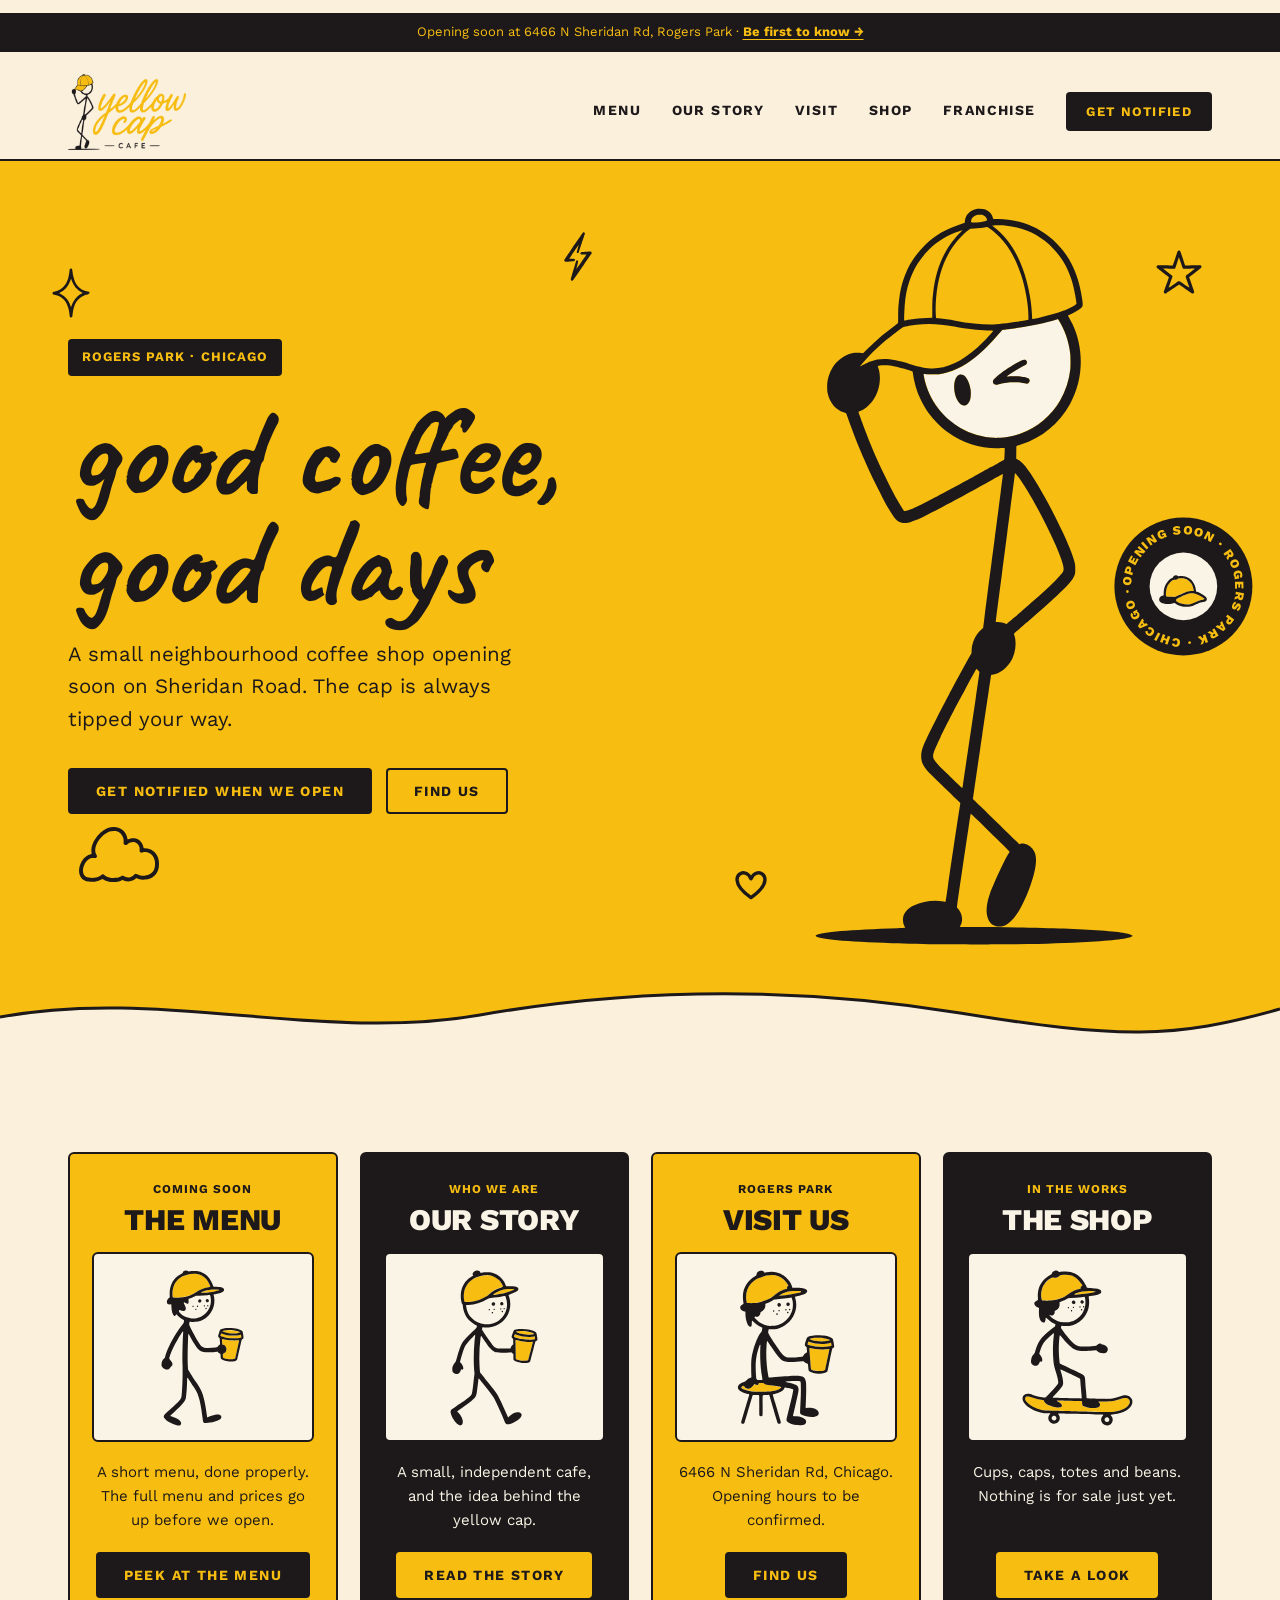
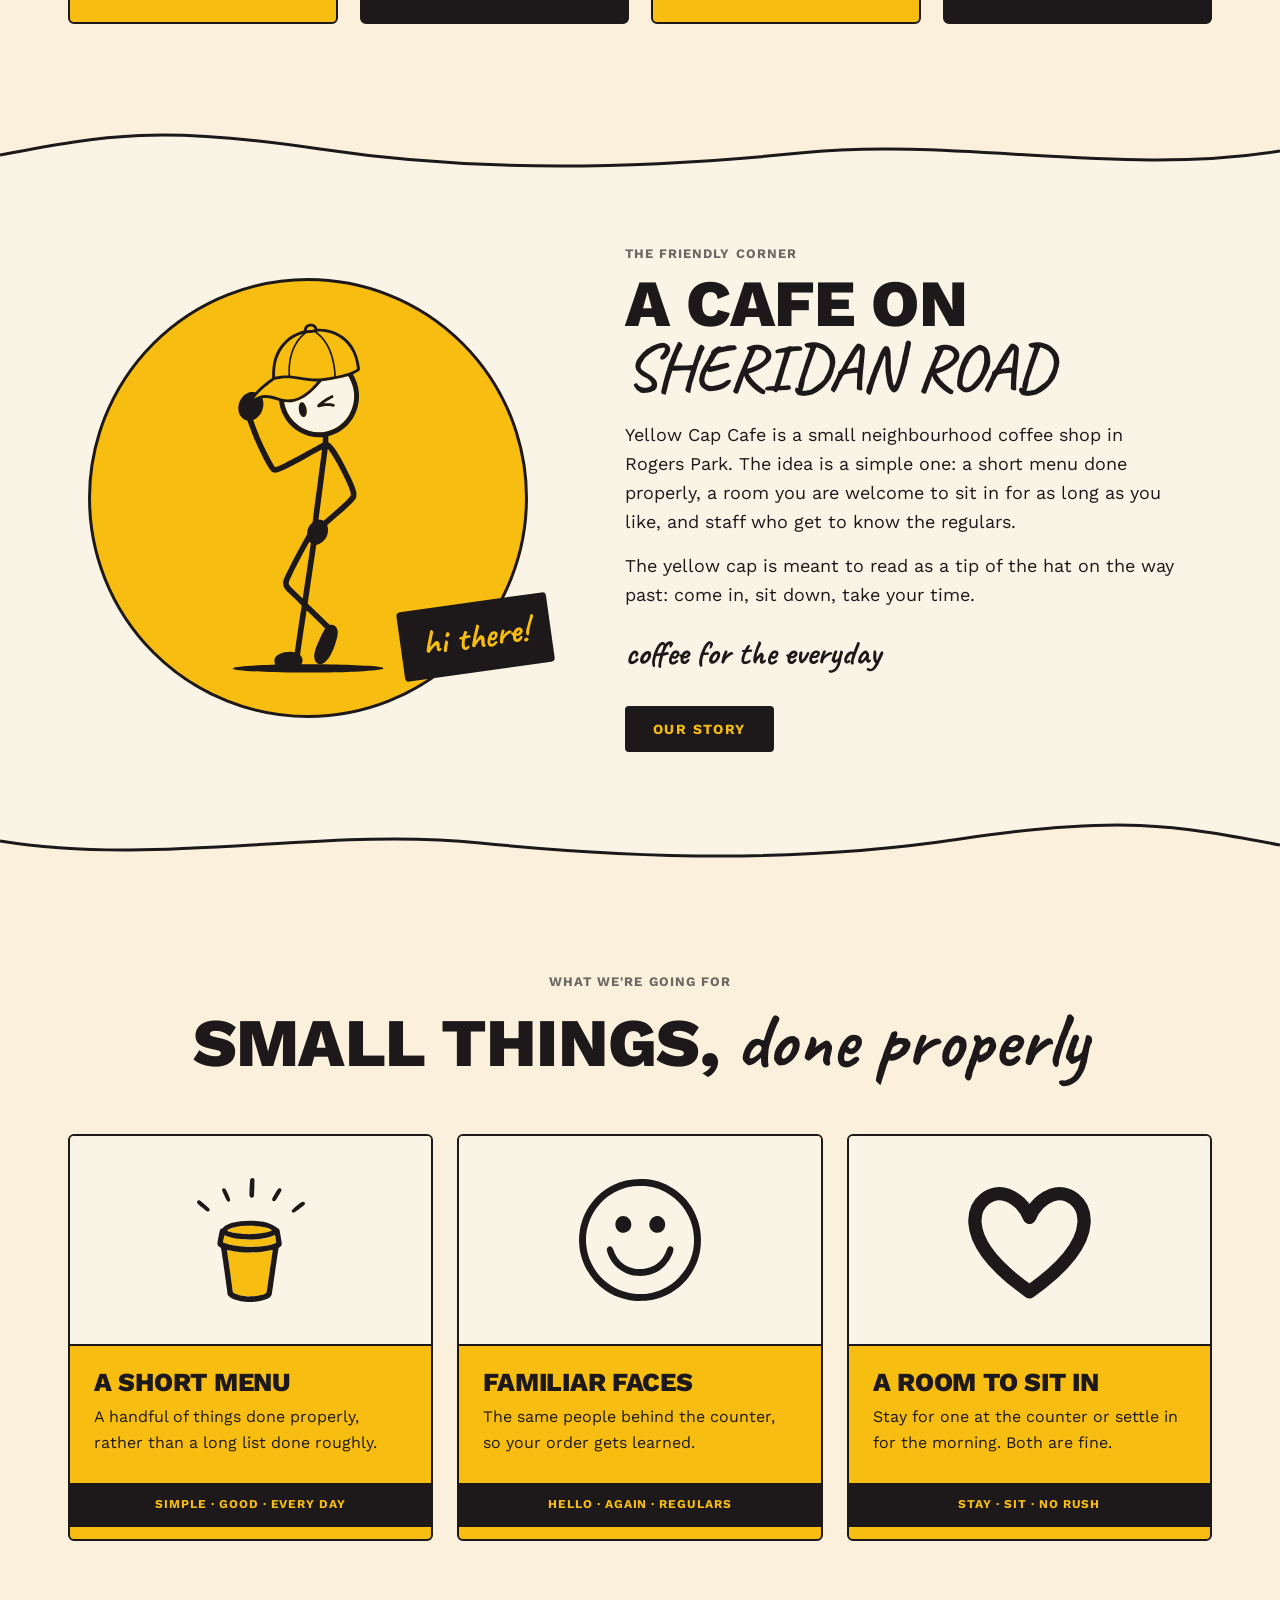
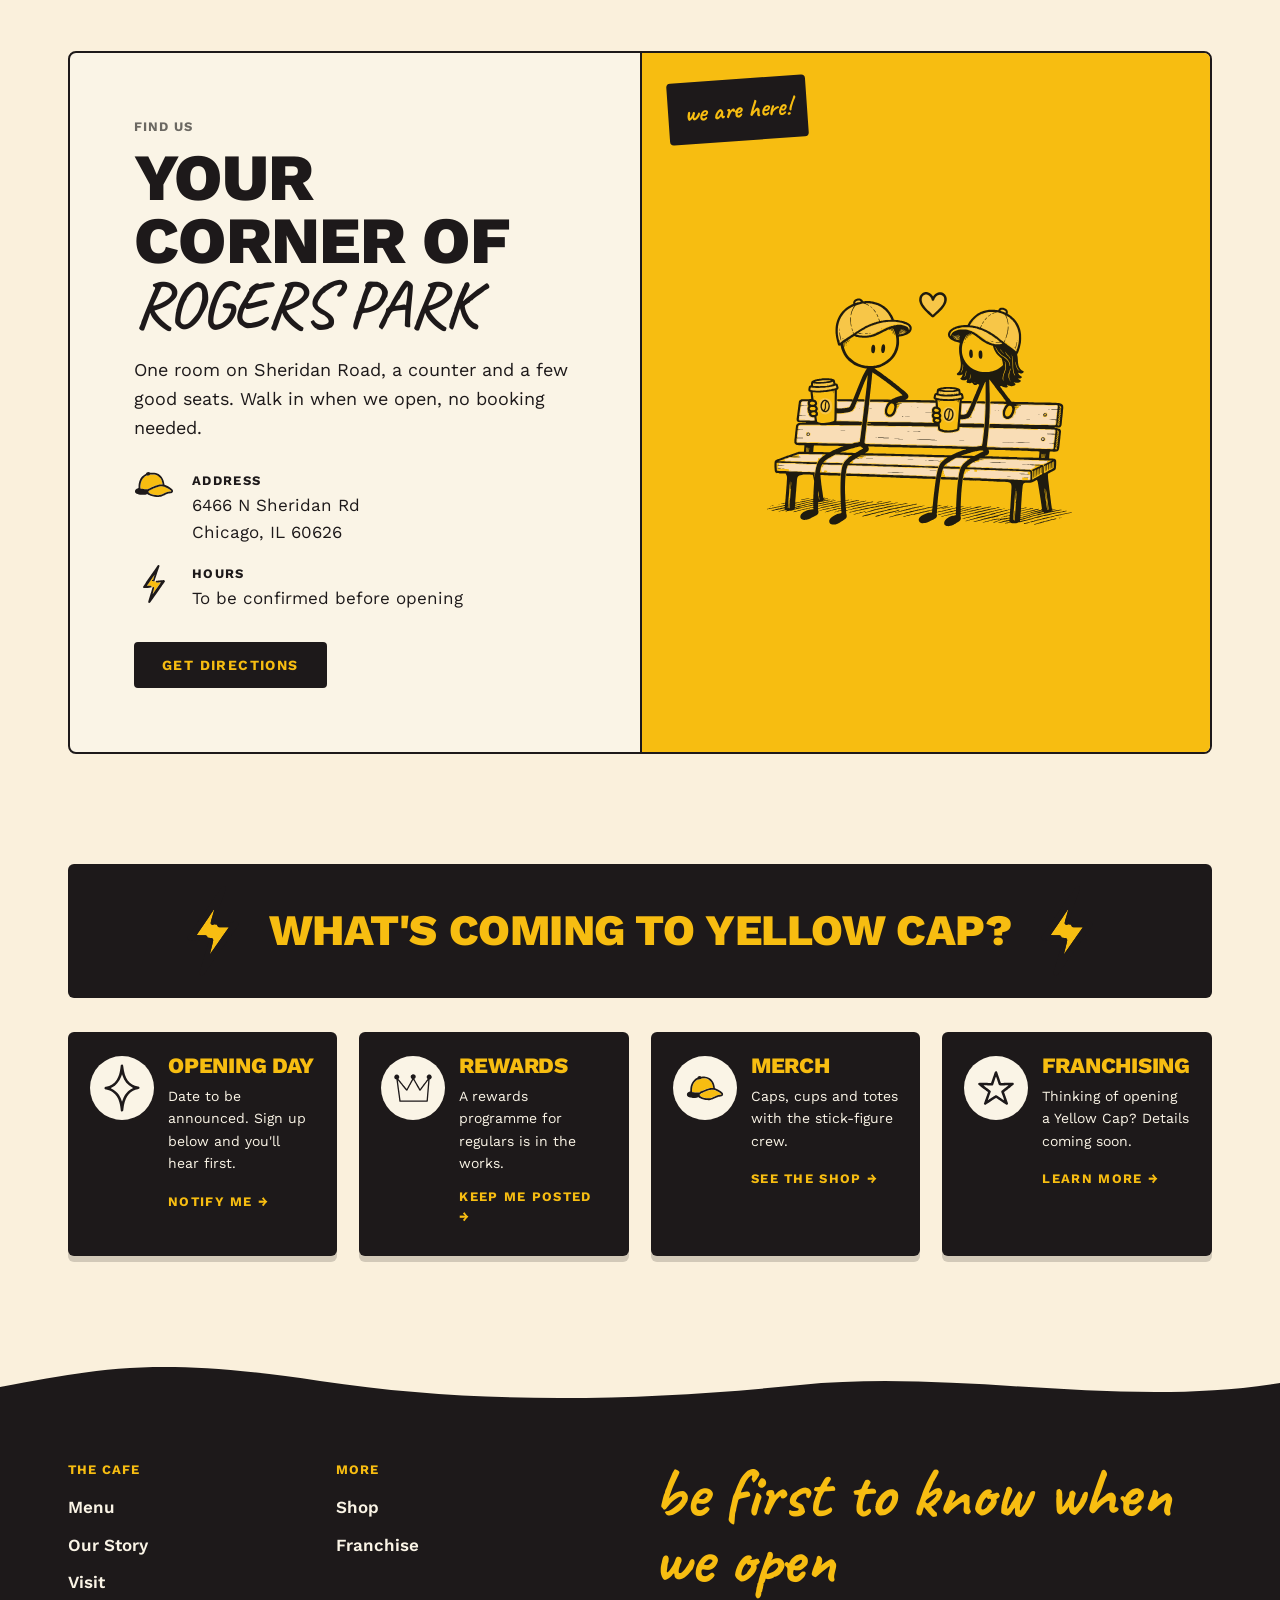
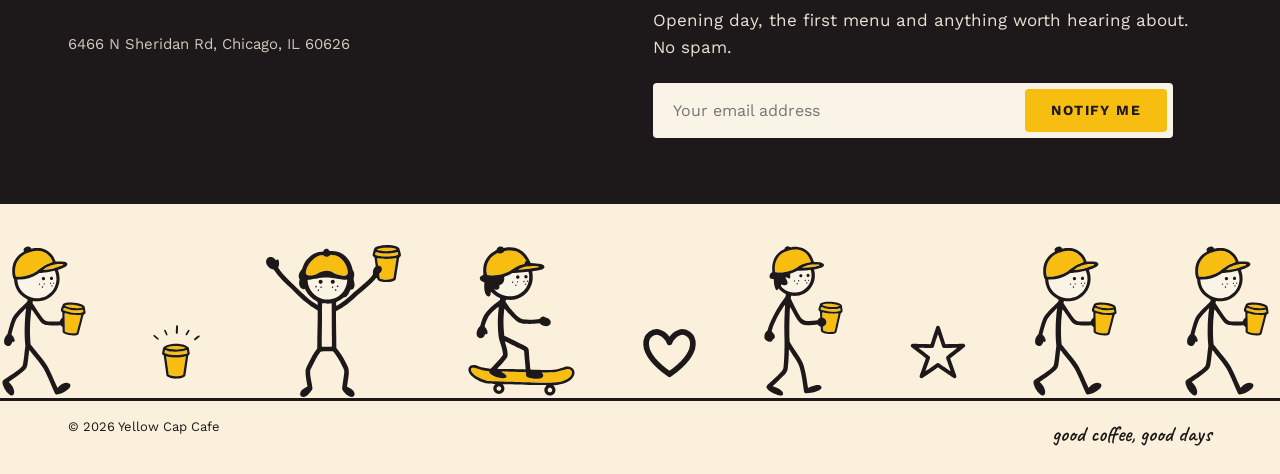
<file: index.html>
<!DOCTYPE html>
<html lang="en">
<head>
<meta charset="utf-8">
<meta name="viewport" content="width=device-width, initial-scale=1">
<title>Yellow Cap Cafe — good coffee, good days</title>
<meta name="description" content="Yellow Cap Cafe is a small neighbourhood coffee shop opening soon at 6466 N Sheridan Rd in Rogers Park, Chicago.">
<link rel="icon" type="image/svg+xml" href="art/svg/icon-cap.svg">
<link rel="preconnect" href="https://fonts.googleapis.com">
<link rel="preconnect" href="https://fonts.gstatic.com" crossorigin>
<link href="https://fonts.googleapis.com/css2?family=Caveat:wght@600;700&family=Work+Sans:wght@400;500;600;700;800&display=swap" rel="stylesheet">
<link rel="stylesheet" href="site.css?v=5">
<meta property="og:type" content="website">
<meta property="og:site_name" content="Yellow Cap Cafe">
<meta property="og:title" content="Yellow Cap Cafe — good coffee, good days">
<meta property="og:description" content="A small neighbourhood coffee shop opening soon at 6466 N Sheridan Rd in Rogers Park, Chicago.">
<meta property="og:url" content="https://yellowcapcafe.com/">
<meta property="og:image" content="https://yellowcapcafe.com/art/og-image.png">
<meta property="og:image:width" content="1200">
<meta property="og:image:height" content="630">
<meta property="og:image:alt" content="Yellow Cap Cafe: good coffee, good days. Opening soon in Rogers Park, Chicago.">
<meta name="twitter:card" content="summary_large_image">
<script>document.documentElement.classList.add('js')</script>
</head>
<body>

  <p class="strip">Opening soon at 6466 N Sheridan Rd, Rogers Park · <a href="#notify">Be first to know →</a></p>

  <header class="header">
    <div class="wrap header__inner">
      <a class="header__logo" href="./"><img src="art/logo.png" alt="Yellow Cap Cafe" width="1400" height="902"></a>
      <button class="menu-toggle" type="button" aria-expanded="false" aria-controls="site-nav">Menu</button>
      <nav class="nav" id="site-nav" aria-label="Main">
        <a href="menu.html">Menu</a>
        <a href="our-story.html">Our Story</a>
        <a href="visit.html">Visit</a>
        <a href="shop.html">Shop</a>
        <a href="franchise.html">Franchise</a>
        <a class="btn btn--ink" href="#notify">Get notified</a>
      </nav>
    </div>
  </header>

  <main>
    <!-- Hero: Colectivo's big opening panel, in Cap Yellow with the cap-tipping character. -->
    <section class="hero">
      <div class="hero__scatter" aria-hidden="true">
        <img src="art/svg/icon-sparkle.svg" alt="" style="left:4%; top:12%; width:40px">
        <img src="art/svg/icon-star.svg" alt="" style="right:6%; top:10%; width:48px">
        <img src="art/svg/icon-lightning.svg" alt="" style="left:44%; top:8%; width:30px">
        <img src="art/svg/icon-heart.svg" alt="" style="right:40%; bottom:16%; width:34px">
        <img src="art/svg/icon-cloud.svg" alt="" style="left:6%; bottom:18%; width:84px">
      </div>
      <div class="wrap hero__inner">
        <div>
          <span class="hero__tag caps">Rogers Park · Chicago</span>
          <h1 class="hero__title">good coffee,<br>good days</h1>
          <p class="hero__lede">A small neighbourhood coffee shop opening soon on Sheridan Road. The cap is always tipped your way.</p>
          <div class="hero__ctas">
            <a class="btn btn--ink" href="#notify">Get notified when we open</a>
            <a class="btn btn--ghost" href="#visit">Find us</a>
          </div>
        </div>
        <div class="hero__figure">
          <div class="hero__badge" aria-hidden="true">
            <svg viewBox="0 0 200 200"><defs><path id="badge-ring" d="M100,100 m-74,0 a74,74 0 1,1 148,0 a74,74 0 1,1 -148,0"/></defs><circle cx="100" cy="100" r="98" fill="#1D191A"/><circle cx="100" cy="100" r="48" fill="#FAF4E6"/><text font-family="Work Sans, sans-serif" font-weight="800" font-size="18" fill="#F7BD11" letter-spacing="2"><textPath href="#badge-ring" textLength="462" lengthAdjust="spacing">OPENING SOON · ROGERS PARK · CHICAGO ·</textPath></text></svg>
            <img src="art/svg/icon-cap.svg" alt="">
          </div>
          <img src="art/svg/character-tipping-cap.svg" alt="The Yellow Cap character tipping his cap and winking" width="260" height="650">
        </div>
      </div>
      <svg class="wave wave--hero" viewBox="0 0 1440 56" preserveAspectRatio="none" aria-hidden="true"><path d="M0 30 C 180 0 360 56 540 28 S 900 0 1080 26 S 1320 52 1440 22 V56 H0Z" fill="#FAF0DC"/><path d="M0 30 C 180 0 360 56 540 28 S 900 0 1080 26 S 1320 52 1440 22" fill="none" stroke="#1D191A" stroke-width="3"/></svg>
    </section>

    <!-- Card row: Colectivo's coloured promo cards, one per section of the site. -->
    <section class="section">
      <div class="wrap">
        <div class="cards">
          <article class="card card--yellow" data-reveal>
            <p class="card__tag caps">Coming soon</p>
            <h2 class="card__title display">The Menu</h2>
            <div class="card__plate"><img src="art/svg/character-standing-with-cup.svg" alt="" width="120" height="220"></div>
            <p class="card__text">A short menu, done properly. The full menu and prices go up before we open.</p>
            <a class="btn btn--ink" href="menu.html">Peek at the menu</a>
          </article>
          <article class="card card--ink" data-reveal>
            <p class="card__tag caps">Who we are</p>
            <h2 class="card__title display">Our Story</h2>
            <div class="card__plate"><img src="art/svg/character-walking-with-cup.svg" alt="" width="120" height="210"></div>
            <p class="card__text">A small, independent cafe, and the idea behind the yellow cap.</p>
            <a class="btn" href="our-story.html">Read the story</a>
          </article>
          <article class="card card--yellow" data-reveal>
            <p class="card__tag caps">Rogers Park</p>
            <h2 class="card__title display">Visit Us</h2>
            <div class="card__plate"><img src="art/svg/character-sitting-with-cup.svg" alt="" width="120" height="190"></div>
            <p class="card__text">6466 N Sheridan Rd, Chicago. Opening hours to be confirmed.</p>
            <a class="btn btn--ink" href="visit.html">Find us</a>
          </article>
          <article class="card card--ink" data-reveal>
            <p class="card__tag caps">In the works</p>
            <h2 class="card__title display">The Shop</h2>
            <div class="card__plate"><img src="art/svg/character-skateboarding.svg" alt="" width="140" height="190"></div>
            <p class="card__text">Cups, caps, totes and beans. Nothing is for sale just yet.</p>
            <a class="btn" href="shop.html">Take a look</a>
          </article>
        </div>
      </div>
    </section>

    <!-- Story feature: Colectivo's "Cody's favorites" spot, with our character instead of a portrait. -->
    <section class="story section">
      <svg class="edge edge--top" viewBox="0 0 1440 40" preserveAspectRatio="none" aria-hidden="true"><path d="M0 0 H1440 V18 C1260 44 1080 4 900 20 S540 40 360 16 S120 2 0 22 Z" fill="#FAF0DC"/><path d="M1440 18 C1260 44 1080 4 900 20 S540 40 360 16 S120 2 0 22" fill="none" stroke="#1D191A" stroke-width="3" vector-effect="non-scaling-stroke"/></svg>
      <div class="wrap story__inner">
        <div class="story__badge" data-reveal>
          <img src="art/svg/character-tipping-cap.svg" alt="" width="200" height="500">
          <span class="story__flag">hi there!</span>
        </div>
        <div data-reveal>
          <p class="story__eyebrow caps">The friendly corner</p>
          <h2 class="story__title display">A cafe on <span class="script">Sheridan Road</span></h2>
          <p class="story__text">Yellow Cap Cafe is a small neighbourhood coffee shop in Rogers Park. The idea is a simple one: a short menu done properly, a room you are welcome to sit in for as long as you like, and staff who get to know the regulars.</p>
          <p class="story__text">The yellow cap is meant to read as a tip of the hat on the way past: come in, sit down, take your time.</p>
          <p class="story__sign">coffee for the everyday</p>
          <a class="btn btn--ink" href="our-story.html">Our story</a>
        </div>
      </div>
      <svg class="edge edge--bottom" viewBox="0 0 1440 40" preserveAspectRatio="none" aria-hidden="true"><path d="M0 18 C180 44 360 4 540 20 S900 40 1080 16 S1320 2 1440 22 V40 H0 Z" fill="#FAF0DC"/><path d="M0 18 C180 44 360 4 540 20 S900 40 1080 16 S1320 2 1440 22" fill="none" stroke="#1D191A" stroke-width="3" vector-effect="non-scaling-stroke"/></svg>
    </section>

    <!-- Values: same rhythm as Colectivo's product cards, describing intentions, not claims. -->
    <section class="section">
      <div class="wrap">
        <div class="section__head" data-reveal>
          <p class="section__eyebrow caps">What we're going for</p>
          <h2 class="section__title display">Small things, <span class="script">done properly</span></h2>
        </div>
        <div class="values">
          <article class="value" data-reveal>
            <div class="value__art"><img src="art/svg/icon-coffee-cup.svg" alt="" width="120" height="137"></div>
            <div class="value__body">
              <h3 class="value__title display">A short menu</h3>
              <p class="value__text">A handful of things done properly, rather than a long list done roughly.</p>
            </div>
            <p class="value__foot caps">Simple · Good · Every day</p>
          </article>
          <article class="value" data-reveal>
            <div class="value__art"><img src="art/svg/icon-smiley.svg" alt="" width="130" height="130"></div>
            <div class="value__body">
              <h3 class="value__title display">Familiar faces</h3>
              <p class="value__text">The same people behind the counter, so your order gets learned.</p>
            </div>
            <p class="value__foot caps">Hello · Again · Regulars</p>
          </article>
          <article class="value" data-reveal>
            <div class="value__art"><img src="art/svg/icon-heart.svg" alt="" width="130" height="127"></div>
            <div class="value__body">
              <h3 class="value__title display">A room to sit in</h3>
              <p class="value__text">Stay for one at the counter or settle in for the morning. Both are fine.</p>
            </div>
            <p class="value__foot caps">Stay · Sit · No rush</p>
          </article>
        </div>
      </div>
    </section>

    <!-- Location: Colectivo's "Creating community" panel, for our one corner of Chicago. -->
    <section class="section" id="visit" style="padding-top:0">
      <div class="wrap">
        <div class="place" data-reveal>
          <div class="place__inner">
            <div class="place__copy">
              <p class="section__eyebrow caps">Find us</p>
              <h2 class="place__title display">Your corner of <span class="script">Rogers Park</span></h2>
              <p class="place__text">One room on Sheridan Road, a counter and a few good seats. Walk in when we open, no booking needed.</p>
              <ul class="place__facts">
                <li><img src="art/svg/icon-cap.svg" alt="" width="40" height="27"><div><strong>Address</strong>6466 N Sheridan Rd<br>Chicago, IL 60626</div></li>
                <li><img src="art/svg/icon-lightning.svg" alt="" width="24" height="40" style="width:24px; margin-left:8px"><div><strong>Hours</strong>To be confirmed before opening</div></li>
              </ul>
              <a class="btn btn--ink" href="https://www.google.com/maps/search/?api=1&amp;query=6466+N+Sheridan+Rd+Chicago+IL+60626" target="_blank" rel="noopener">Get directions</a>
            </div>
            <div class="place__art">
              <span class="place__pin">we are here!</span>
              <img class="bench" src="art/svg/bench.svg" alt="Two Yellow Cap characters sharing coffee on a bench" width="440" height="440" loading="lazy">
            </div>
          </div>
        </div>
      </div>
    </section>

    <!-- What's coming: Colectivo's "What's new" strip, honest about what's still in the works. -->
    <section class="section" style="padding-top:0">
      <div class="wrap">
        <div class="banner" data-reveal>
          <img src="art/svg/icon-lightning.svg" alt="" width="40" height="67">
          <h2 class="display">What's coming to Yellow Cap?</h2>
          <img src="art/svg/icon-lightning.svg" alt="" width="40" height="67">
        </div>
        <div class="coming">
          <article class="tile" data-reveal>
            <span class="tile__icon"><img src="art/svg/icon-sparkle.svg" alt="" width="38" height="50"></span>
            <div>
              <h3 class="tile__title display">Opening day</h3>
              <p class="tile__text">Date to be announced. Sign up below and you'll hear first.</p>
              <a href="#notify">Notify me →</a>
            </div>
          </article>
          <article class="tile" data-reveal>
            <span class="tile__icon"><img src="art/svg/icon-crown.svg" alt="" width="38" height="29"></span>
            <div>
              <h3 class="tile__title display">Rewards</h3>
              <p class="tile__text">A rewards programme for regulars is in the works.</p>
              <a href="#notify">Keep me posted →</a>
            </div>
          </article>
          <article class="tile" data-reveal>
            <span class="tile__icon"><img src="art/svg/icon-cap.svg" alt="" width="38" height="25"></span>
            <div>
              <h3 class="tile__title display">Merch</h3>
              <p class="tile__text">Caps, cups and totes with the stick-figure crew.</p>
              <a href="shop.html">See the shop →</a>
            </div>
          </article>
          <article class="tile" data-reveal>
            <span class="tile__icon"><img src="art/svg/icon-star.svg" alt="" width="38" height="37"></span>
            <div>
              <h3 class="tile__title display">Franchising</h3>
              <p class="tile__text">Thinking of opening a Yellow Cap? Details coming soon.</p>
              <a href="franchise.html">Learn more →</a>
            </div>
          </article>
        </div>
      </div>
    </section>
  </main>

  <footer class="footer">
    <svg class="edge edge--top" viewBox="0 0 1440 40" preserveAspectRatio="none" aria-hidden="true"><path d="M0 0 H1440 V18 C1260 44 1080 4 900 20 S540 40 360 16 S120 2 0 22 Z" fill="#FAF0DC"/></svg>
    <div class="wrap footer__top">
      <div class="footer__links">
        <div>
          <h3 class="caps">The cafe</h3>
          <ul>
            <li><a href="menu.html">Menu</a></li>
            <li><a href="our-story.html">Our Story</a></li>
            <li><a href="visit.html">Visit</a></li>
          </ul>
        </div>
        <div>
          <h3 class="caps">More</h3>
          <ul>
            <li><a href="shop.html">Shop</a></li>
            <li><a href="franchise.html">Franchise</a></li>
          </ul>
        </div>
        <p class="footer__address">6466 N Sheridan Rd, Chicago, IL 60626</p>
      </div>
      <div id="notify">
        <h2 class="notify__title">be first to know when we open</h2>
        <p class="notify__text">Opening day, the first menu and anything worth hearing about. No spam.</p>
        <form class="notify__form" id="notify-form" action="notify.php" method="post">
          <label class="visually-hidden" for="notify-email">Email address</label>
          <input id="notify-email" type="email" name="email" placeholder="Your email address" autocomplete="email" maxlength="254" required>
          <!-- Honeypot: hidden from people, bots fill it in and get ignored. -->
          <div class="visually-hidden" aria-hidden="true">
            <label for="notify-website">Leave this empty</label>
            <input id="notify-website" type="text" name="website" tabindex="-1" autocomplete="off">
          </div>
          <button class="btn btn--yellow" type="submit">Notify me</button>
        </form>
        <p class="notify__note" id="notify-note" role="status"></p>
      </div>
    </div>

    <div class="crew">
      <div class="crew__stage" aria-hidden="true">
        <div class="crew__track">
          <div class="crew__line">
            <img src="art/svg/character-walking-with-cup.svg" alt="">
            <img class="crew__icon" src="art/svg/icon-coffee-cup.svg" alt="">
            <img src="art/svg/character-cheering-with-cup.svg" alt="">
            <img src="art/svg/character-skateboarding.svg" alt="">
            <img class="crew__icon" src="art/svg/icon-heart.svg" alt="">
            <img src="art/svg/character-standing-with-cup.svg" alt="">
            <img class="crew__icon" src="art/svg/icon-star.svg" alt="">
            <img src="art/svg/character-walking-with-cup.svg" alt="">
            <img src="art/svg/character-walking-with-cup.svg" alt="">
            <img class="crew__icon" src="art/svg/icon-coffee-cup.svg" alt="">
            <img src="art/svg/character-cheering-with-cup.svg" alt="">
            <img src="art/svg/character-skateboarding.svg" alt="">
            <img class="crew__icon" src="art/svg/icon-heart.svg" alt="">
            <img src="art/svg/character-standing-with-cup.svg" alt="">
            <img class="crew__icon" src="art/svg/icon-star.svg" alt="">
            <img src="art/svg/character-walking-with-cup.svg" alt="">
          </div>
          <div class="crew__line">
            <img src="art/svg/character-walking-with-cup.svg" alt="">
            <img class="crew__icon" src="art/svg/icon-coffee-cup.svg" alt="">
            <img src="art/svg/character-cheering-with-cup.svg" alt="">
            <img src="art/svg/character-skateboarding.svg" alt="">
            <img class="crew__icon" src="art/svg/icon-heart.svg" alt="">
            <img src="art/svg/character-standing-with-cup.svg" alt="">
            <img class="crew__icon" src="art/svg/icon-star.svg" alt="">
            <img src="art/svg/character-walking-with-cup.svg" alt="">
            <img src="art/svg/character-walking-with-cup.svg" alt="">
            <img class="crew__icon" src="art/svg/icon-coffee-cup.svg" alt="">
            <img src="art/svg/character-cheering-with-cup.svg" alt="">
            <img src="art/svg/character-skateboarding.svg" alt="">
            <img class="crew__icon" src="art/svg/icon-heart.svg" alt="">
            <img src="art/svg/character-standing-with-cup.svg" alt="">
            <img class="crew__icon" src="art/svg/icon-star.svg" alt="">
            <img src="art/svg/character-walking-with-cup.svg" alt="">
          </div>
        </div>
      </div>
      <div class="wrap">
        <div class="crew__base">
          <span>© 2026 Yellow Cap Cafe</span>
          <span class="script">good coffee, good days</span>
        </div>
      </div>
    </div>
  </footer>

  <script>
    // Mobile menu
    const toggle = document.querySelector('.menu-toggle');
    const nav = document.getElementById('site-nav');
    toggle.addEventListener('click', () => {
      const open = nav.classList.toggle('is-open');
      toggle.setAttribute('aria-expanded', String(open));
      toggle.textContent = open ? 'Close' : 'Menu';
    });
    nav.addEventListener('click', e => { if (e.target.closest('a')) { nav.classList.remove('is-open'); toggle.setAttribute('aria-expanded', 'false'); toggle.textContent = 'Menu'; } });

    // Signup: notify.php emails each signup to info@yellowcapcafe.com.
    // Without JavaScript the form still posts and notify.php redirects back here.
    const form = document.getElementById('notify-form');
    const note = document.getElementById('notify-note');
    form.addEventListener('submit', async e => {
      e.preventDefault();
      const button = form.querySelector('button');
      button.disabled = true;
      note.textContent = 'Sending…';
      try {
        const res = await fetch(form.action, { method: 'POST', body: new FormData(form), headers: { Accept: 'application/json' } });
        const data = await res.json();
        note.textContent = data.message;
        if (data.ok) form.reset();
      } catch {
        note.textContent = 'Something went wrong. Please try again later.';
      }
      button.disabled = false;
    });
    // Scroll-in: reveal blocks as they enter the screen. If anything goes wrong, show everything.
    try {
      const blocks = document.querySelectorAll('[data-reveal]');
      const io = new IntersectionObserver(entries => entries.forEach(entry => {
        if (entry.isIntersecting) { entry.target.classList.add('is-in'); io.unobserve(entry.target); }
      }), { threshold: 0.12, rootMargin: '0px 0px -40px 0px' });
      blocks.forEach(b => io.observe(b));
    } catch {
      document.querySelectorAll('[data-reveal]').forEach(b => b.classList.add('is-in'));
    }

    // Result message for the no-JavaScript path.
    const notified = new URLSearchParams(location.search).get('notified');
    if (notified !== null) {
      note.textContent = notified === '1' ? "Thanks! We'll let you know when we open." : 'Please enter a valid email address.';
    }
  </script>
</body>
</html>
</file>
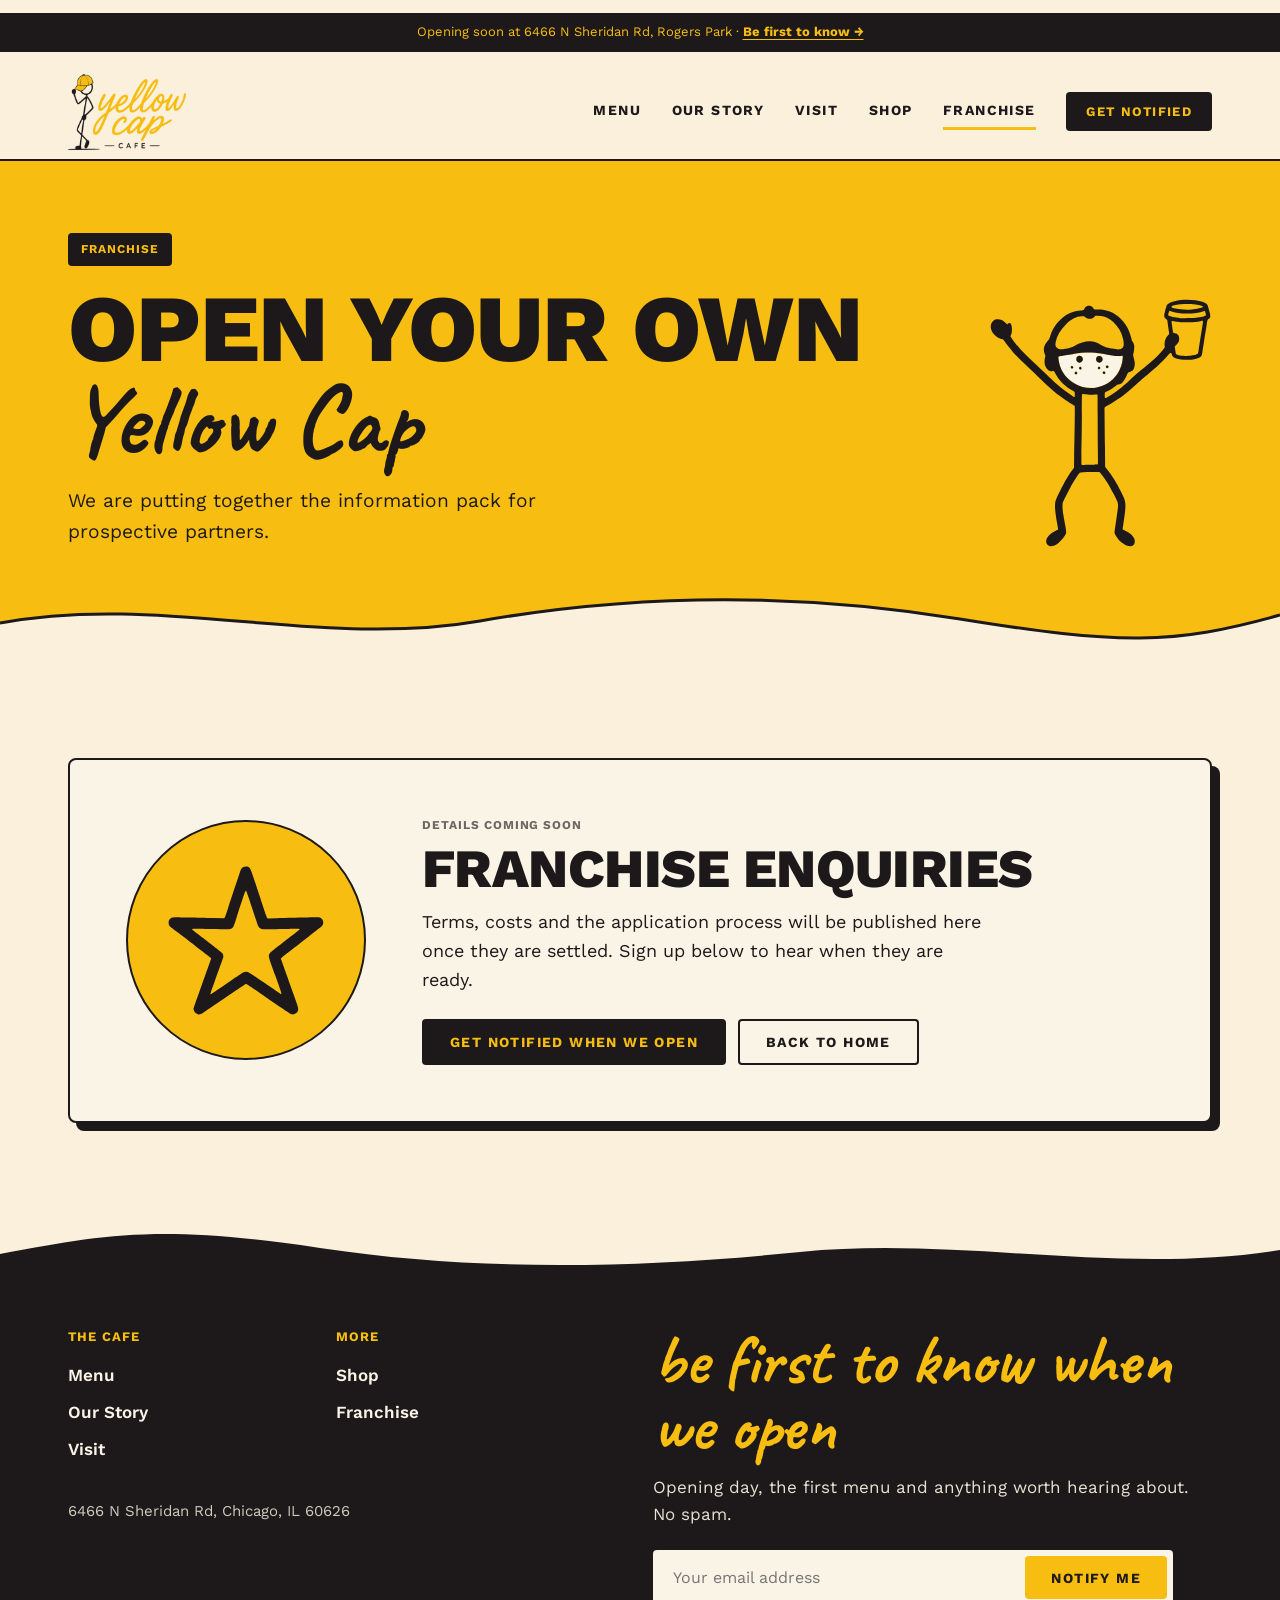
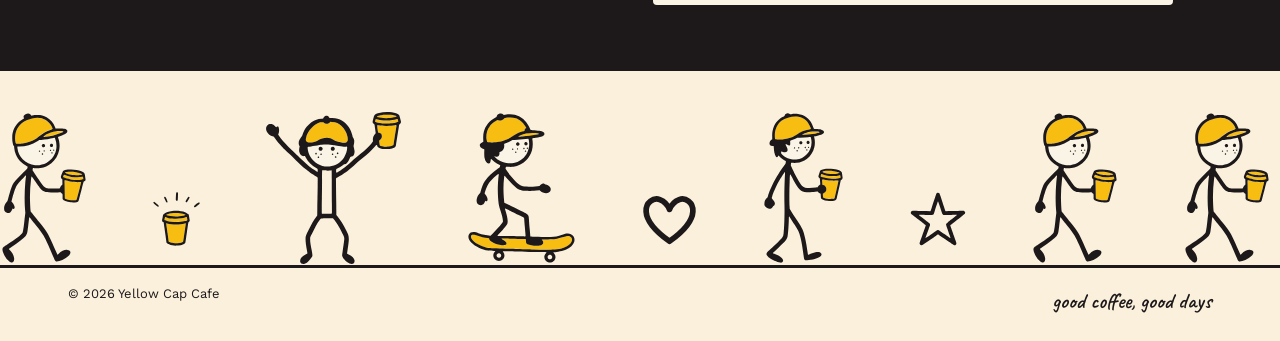
<file: franchise.html>
<!DOCTYPE html>
<html lang="en">
<head>
<meta charset="utf-8">
<meta name="viewport" content="width=device-width, initial-scale=1">
<title>Franchise — Yellow Cap Cafe</title>
<meta name="description" content="Franchise information for Yellow Cap Cafe is in preparation and will be published here.">
<link rel="icon" type="image/svg+xml" href="art/svg/icon-cap.svg">
<link rel="preconnect" href="https://fonts.googleapis.com">
<link rel="preconnect" href="https://fonts.gstatic.com" crossorigin>
<link href="https://fonts.googleapis.com/css2?family=Caveat:wght@600;700&family=Work+Sans:wght@400;500;600;700;800&display=swap" rel="stylesheet">
<link rel="stylesheet" href="site.css?v=5">
<meta property="og:type" content="website">
<meta property="og:site_name" content="Yellow Cap Cafe">
<meta property="og:title" content="Franchise — Yellow Cap Cafe">
<meta property="og:description" content="Franchise information for Yellow Cap Cafe is in preparation and will be published here.">
<meta property="og:url" content="https://yellowcapcafe.com/franchise.html">
<meta property="og:image" content="https://yellowcapcafe.com/art/og-image.png">
<meta property="og:image:width" content="1200">
<meta property="og:image:height" content="630">
<meta property="og:image:alt" content="Yellow Cap Cafe: good coffee, good days. Opening soon in Rogers Park, Chicago.">
<meta name="twitter:card" content="summary_large_image">
<script>document.documentElement.classList.add('js')</script>
</head>
<body>

  <p class="strip">Opening soon at 6466 N Sheridan Rd, Rogers Park · <a href="#notify">Be first to know →</a></p>

  <header class="header">
    <div class="wrap header__inner">
      <a class="header__logo" href="./"><img src="art/logo.png" alt="Yellow Cap Cafe" width="1400" height="902"></a>
      <button class="menu-toggle" type="button" aria-expanded="false" aria-controls="site-nav">Menu</button>
      <nav class="nav" id="site-nav" aria-label="Main">
        <a href="menu.html">Menu</a>
        <a href="our-story.html">Our Story</a>
        <a href="visit.html">Visit</a>
        <a href="shop.html">Shop</a>
        <a href="franchise.html" aria-current="page">Franchise</a>
        <a class="btn btn--ink" href="#notify">Get notified</a>
      </nav>
    </div>
  </header>

  <main>
    <section class="page-hero">
      <div class="wrap page-hero__inner">
        <div>
          <span class="page-hero__eyebrow caps">Franchise</span>
          <h1 class="page-hero__title display">Open your own<span class="script">Yellow Cap</span></h1>
          <p class="page-hero__lede">We are putting together the information pack for prospective partners.</p>
        </div>
        <img class="page-hero__figure" src="art/svg/character-cheering-with-cup.svg" alt="">
      </div>
      <svg class="wave wave--hero" viewBox="0 0 1440 56" preserveAspectRatio="none" aria-hidden="true"><path d="M0 30 C 180 0 360 56 540 28 S 900 0 1080 26 S 1320 52 1440 22 V56 H0Z" fill="#FAF0DC"/><path d="M0 30 C 180 0 360 56 540 28 S 900 0 1080 26 S 1320 52 1440 22" fill="none" stroke="#1D191A" stroke-width="3"/></svg>
    </section>
    <section class="section">
      <div class="wrap">
        <div class="panel" data-reveal>
          <div class="panel__plate"><img src="art/svg/icon-star.svg" alt=""></div>
          <div>
            <p class="panel__tag caps">Details coming soon</p>
            <h2 class="panel__title display">Franchise enquiries</h2>
            <p class="panel__text">Terms, costs and the application process will be published here once they are settled. Sign up below to hear when they are ready.</p>
            <div class="panel__ctas"><a class="btn btn--ink" href="#notify">Get notified when we open</a><a class="btn btn--ghost" href="./">Back to home</a></div>
          </div>
        </div>
      </div>
    </section>
  </main>

  <footer class="footer">
    <svg class="edge edge--top" viewBox="0 0 1440 40" preserveAspectRatio="none" aria-hidden="true"><path d="M0 0 H1440 V18 C1260 44 1080 4 900 20 S540 40 360 16 S120 2 0 22 Z" fill="#FAF0DC"/></svg>
    <div class="wrap footer__top">
      <div class="footer__links">
        <div>
          <h3 class="caps">The cafe</h3>
          <ul>
            <li><a href="menu.html">Menu</a></li>
            <li><a href="our-story.html">Our Story</a></li>
            <li><a href="visit.html">Visit</a></li>
          </ul>
        </div>
        <div>
          <h3 class="caps">More</h3>
          <ul>
            <li><a href="shop.html">Shop</a></li>
            <li><a href="franchise.html">Franchise</a></li>
          </ul>
        </div>
        <p class="footer__address">6466 N Sheridan Rd, Chicago, IL 60626</p>
      </div>
      <div id="notify">
        <h2 class="notify__title">be first to know when we open</h2>
        <p class="notify__text">Opening day, the first menu and anything worth hearing about. No spam.</p>
        <form class="notify__form" id="notify-form" action="notify.php" method="post">
          <label class="visually-hidden" for="notify-email">Email address</label>
          <input id="notify-email" type="email" name="email" placeholder="Your email address" autocomplete="email" maxlength="254" required>
          <!-- Honeypot: hidden from people, bots fill it in and get ignored. -->
          <div class="visually-hidden" aria-hidden="true">
            <label for="notify-website">Leave this empty</label>
            <input id="notify-website" type="text" name="website" tabindex="-1" autocomplete="off">
          </div>
          <button class="btn btn--yellow" type="submit">Notify me</button>
        </form>
        <p class="notify__note" id="notify-note" role="status"></p>
      </div>
    </div>

    <div class="crew">
      <div class="crew__stage" aria-hidden="true">
        <div class="crew__track">
          <div class="crew__line">
            <img src="art/svg/character-walking-with-cup.svg" alt="">
            <img class="crew__icon" src="art/svg/icon-coffee-cup.svg" alt="">
            <img src="art/svg/character-cheering-with-cup.svg" alt="">
            <img src="art/svg/character-skateboarding.svg" alt="">
            <img class="crew__icon" src="art/svg/icon-heart.svg" alt="">
            <img src="art/svg/character-standing-with-cup.svg" alt="">
            <img class="crew__icon" src="art/svg/icon-star.svg" alt="">
            <img src="art/svg/character-walking-with-cup.svg" alt="">
            <img src="art/svg/character-walking-with-cup.svg" alt="">
            <img class="crew__icon" src="art/svg/icon-coffee-cup.svg" alt="">
            <img src="art/svg/character-cheering-with-cup.svg" alt="">
            <img src="art/svg/character-skateboarding.svg" alt="">
            <img class="crew__icon" src="art/svg/icon-heart.svg" alt="">
            <img src="art/svg/character-standing-with-cup.svg" alt="">
            <img class="crew__icon" src="art/svg/icon-star.svg" alt="">
            <img src="art/svg/character-walking-with-cup.svg" alt="">
          </div>
          <div class="crew__line">
            <img src="art/svg/character-walking-with-cup.svg" alt="">
            <img class="crew__icon" src="art/svg/icon-coffee-cup.svg" alt="">
            <img src="art/svg/character-cheering-with-cup.svg" alt="">
            <img src="art/svg/character-skateboarding.svg" alt="">
            <img class="crew__icon" src="art/svg/icon-heart.svg" alt="">
            <img src="art/svg/character-standing-with-cup.svg" alt="">
            <img class="crew__icon" src="art/svg/icon-star.svg" alt="">
            <img src="art/svg/character-walking-with-cup.svg" alt="">
            <img src="art/svg/character-walking-with-cup.svg" alt="">
            <img class="crew__icon" src="art/svg/icon-coffee-cup.svg" alt="">
            <img src="art/svg/character-cheering-with-cup.svg" alt="">
            <img src="art/svg/character-skateboarding.svg" alt="">
            <img class="crew__icon" src="art/svg/icon-heart.svg" alt="">
            <img src="art/svg/character-standing-with-cup.svg" alt="">
            <img class="crew__icon" src="art/svg/icon-star.svg" alt="">
            <img src="art/svg/character-walking-with-cup.svg" alt="">
          </div>
        </div>
      </div>
      <div class="wrap">
        <div class="crew__base">
          <span>© 2026 Yellow Cap Cafe</span>
          <span class="script">good coffee, good days</span>
        </div>
      </div>
    </div>
  </footer>

  <script>
    // Mobile menu
    const toggle = document.querySelector('.menu-toggle');
    const nav = document.getElementById('site-nav');
    toggle.addEventListener('click', () => {
      const open = nav.classList.toggle('is-open');
      toggle.setAttribute('aria-expanded', String(open));
      toggle.textContent = open ? 'Close' : 'Menu';
    });
    nav.addEventListener('click', e => { if (e.target.closest('a')) { nav.classList.remove('is-open'); toggle.setAttribute('aria-expanded', 'false'); toggle.textContent = 'Menu'; } });

    // Signup: notify.php emails each signup to info@yellowcapcafe.com.
    // Without JavaScript the form still posts and notify.php redirects back here.
    const form = document.getElementById('notify-form');
    const note = document.getElementById('notify-note');
    form.addEventListener('submit', async e => {
      e.preventDefault();
      const button = form.querySelector('button');
      button.disabled = true;
      note.textContent = 'Sending…';
      try {
        const res = await fetch(form.action, { method: 'POST', body: new FormData(form), headers: { Accept: 'application/json' } });
        const data = await res.json();
        note.textContent = data.message;
        if (data.ok) form.reset();
      } catch {
        note.textContent = 'Something went wrong. Please try again later.';
      }
      button.disabled = false;
    });
    // Scroll-in: reveal blocks as they enter the screen. If anything goes wrong, show everything.
    try {
      const blocks = document.querySelectorAll('[data-reveal]');
      const io = new IntersectionObserver(entries => entries.forEach(entry => {
        if (entry.isIntersecting) { entry.target.classList.add('is-in'); io.unobserve(entry.target); }
      }), { threshold: 0.12, rootMargin: '0px 0px -40px 0px' });
      blocks.forEach(b => io.observe(b));
    } catch {
      document.querySelectorAll('[data-reveal]').forEach(b => b.classList.add('is-in'));
    }

    // Result message for the no-JavaScript path.
    const notified = new URLSearchParams(location.search).get('notified');
    if (notified !== null) {
      note.textContent = notified === '1' ? "Thanks! We'll let you know when we open." : 'Please enter a valid email address.';
    }
  </script>
</body>
</html>
</file>
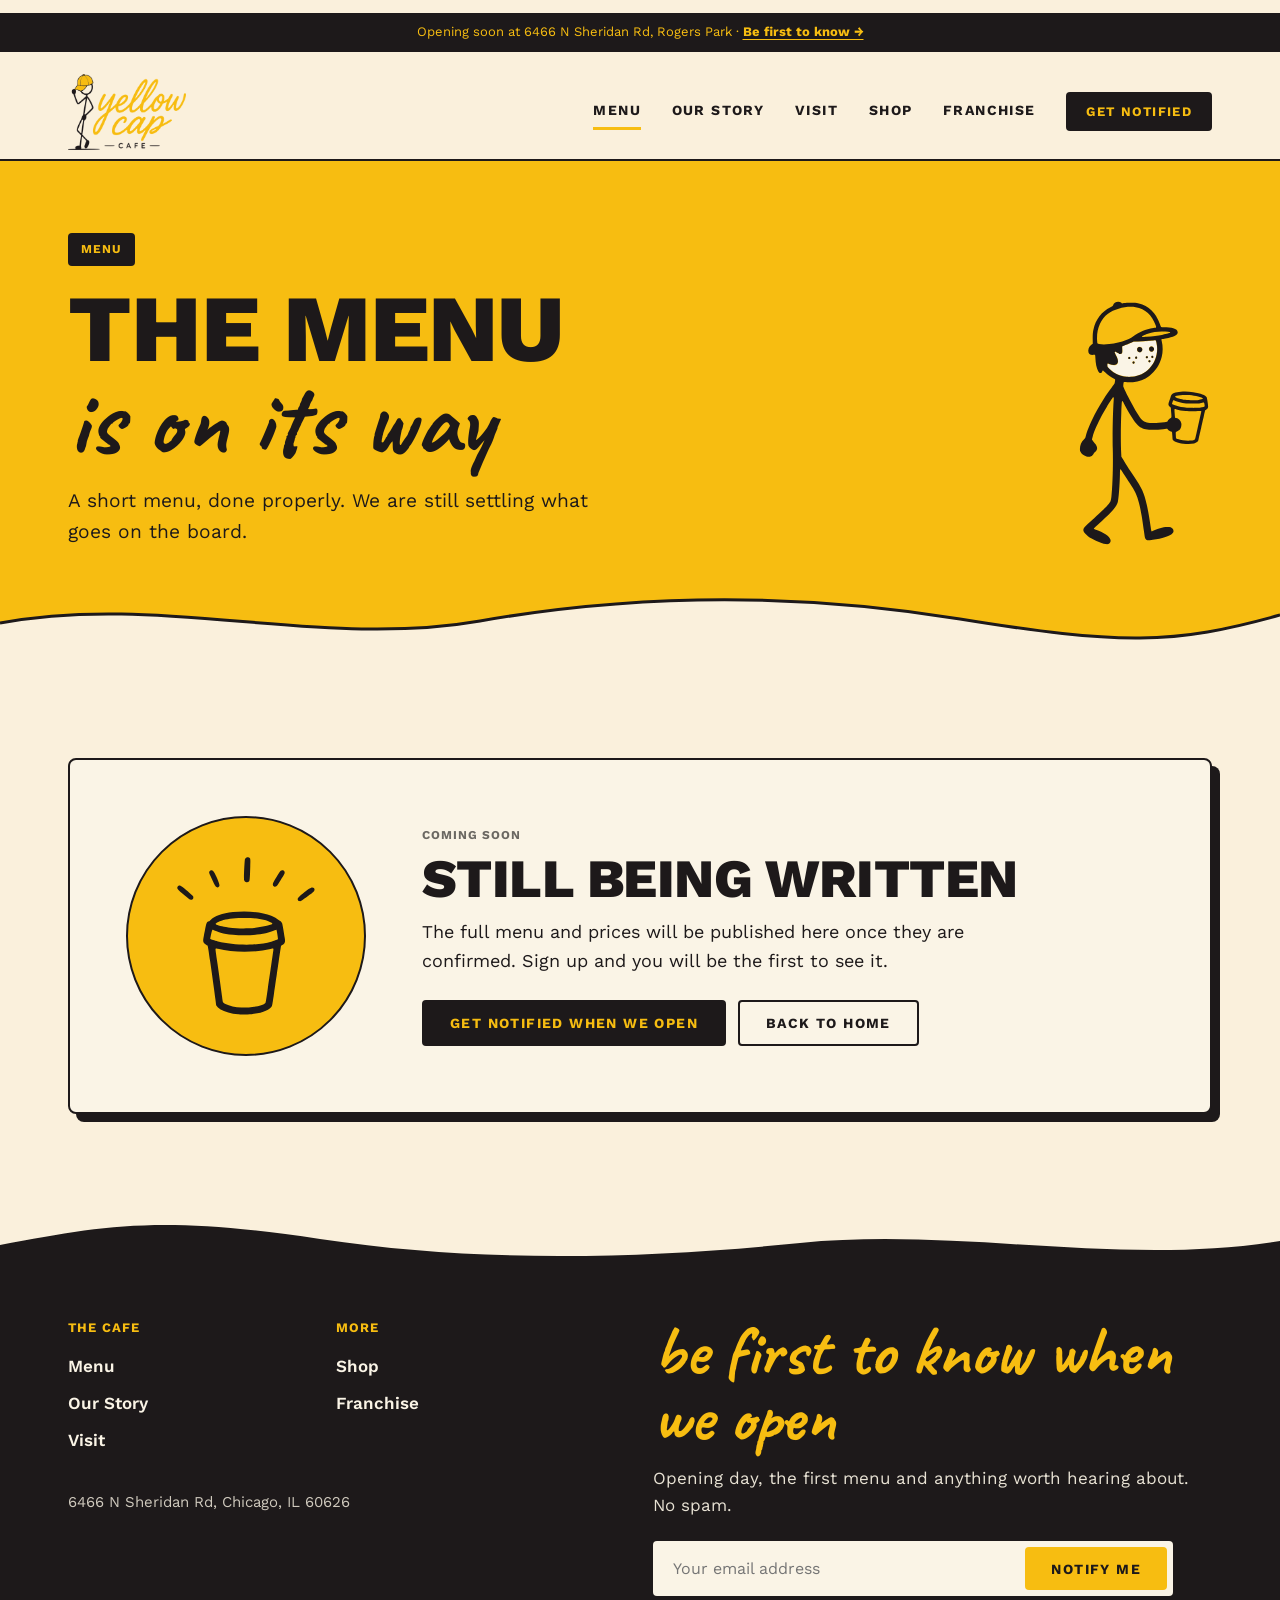
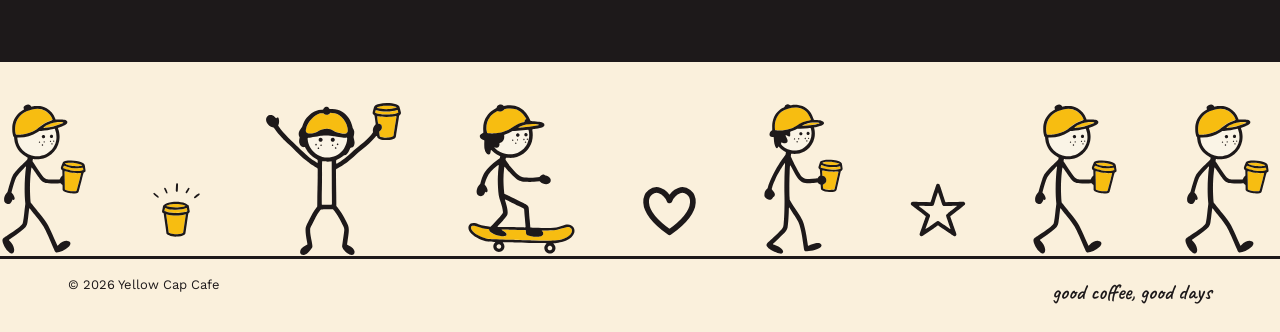
<file: menu.html>
<!DOCTYPE html>
<html lang="en">
<head>
<meta charset="utf-8">
<meta name="viewport" content="width=device-width, initial-scale=1">
<title>Menu — Yellow Cap Cafe</title>
<meta name="description" content="The Yellow Cap Cafe menu is being finalised and will be published here before we open.">
<link rel="icon" type="image/svg+xml" href="art/svg/icon-cap.svg">
<link rel="preconnect" href="https://fonts.googleapis.com">
<link rel="preconnect" href="https://fonts.gstatic.com" crossorigin>
<link href="https://fonts.googleapis.com/css2?family=Caveat:wght@600;700&family=Work+Sans:wght@400;500;600;700;800&display=swap" rel="stylesheet">
<link rel="stylesheet" href="site.css?v=5">
<meta property="og:type" content="website">
<meta property="og:site_name" content="Yellow Cap Cafe">
<meta property="og:title" content="Menu — Yellow Cap Cafe">
<meta property="og:description" content="The Yellow Cap Cafe menu is being finalised and will be published here before we open.">
<meta property="og:url" content="https://yellowcapcafe.com/menu.html">
<meta property="og:image" content="https://yellowcapcafe.com/art/og-image.png">
<meta property="og:image:width" content="1200">
<meta property="og:image:height" content="630">
<meta property="og:image:alt" content="Yellow Cap Cafe: good coffee, good days. Opening soon in Rogers Park, Chicago.">
<meta name="twitter:card" content="summary_large_image">
<script>document.documentElement.classList.add('js')</script>
</head>
<body>

  <p class="strip">Opening soon at 6466 N Sheridan Rd, Rogers Park · <a href="#notify">Be first to know →</a></p>

  <header class="header">
    <div class="wrap header__inner">
      <a class="header__logo" href="./"><img src="art/logo.png" alt="Yellow Cap Cafe" width="1400" height="902"></a>
      <button class="menu-toggle" type="button" aria-expanded="false" aria-controls="site-nav">Menu</button>
      <nav class="nav" id="site-nav" aria-label="Main">
        <a href="menu.html" aria-current="page">Menu</a>
        <a href="our-story.html">Our Story</a>
        <a href="visit.html">Visit</a>
        <a href="shop.html">Shop</a>
        <a href="franchise.html">Franchise</a>
        <a class="btn btn--ink" href="#notify">Get notified</a>
      </nav>
    </div>
  </header>

  <main>
    <section class="page-hero">
      <div class="wrap page-hero__inner">
        <div>
          <span class="page-hero__eyebrow caps">Menu</span>
          <h1 class="page-hero__title display">The menu<span class="script">is on its way</span></h1>
          <p class="page-hero__lede">A short menu, done properly. We are still settling what goes on the board.</p>
        </div>
        <img class="page-hero__figure" src="art/svg/character-standing-with-cup.svg" alt="">
      </div>
      <svg class="wave wave--hero" viewBox="0 0 1440 56" preserveAspectRatio="none" aria-hidden="true"><path d="M0 30 C 180 0 360 56 540 28 S 900 0 1080 26 S 1320 52 1440 22 V56 H0Z" fill="#FAF0DC"/><path d="M0 30 C 180 0 360 56 540 28 S 900 0 1080 26 S 1320 52 1440 22" fill="none" stroke="#1D191A" stroke-width="3"/></svg>
    </section>
    <section class="section">
      <div class="wrap">
        <div class="panel" data-reveal>
          <div class="panel__plate"><img src="art/svg/icon-coffee-cup.svg" alt=""></div>
          <div>
            <p class="panel__tag caps">Coming soon</p>
            <h2 class="panel__title display">Still being written</h2>
            <p class="panel__text">The full menu and prices will be published here once they are confirmed. Sign up and you will be the first to see it.</p>
            <div class="panel__ctas"><a class="btn btn--ink" href="#notify">Get notified when we open</a><a class="btn btn--ghost" href="./">Back to home</a></div>
          </div>
        </div>
      </div>
    </section>
  </main>

  <footer class="footer">
    <svg class="edge edge--top" viewBox="0 0 1440 40" preserveAspectRatio="none" aria-hidden="true"><path d="M0 0 H1440 V18 C1260 44 1080 4 900 20 S540 40 360 16 S120 2 0 22 Z" fill="#FAF0DC"/></svg>
    <div class="wrap footer__top">
      <div class="footer__links">
        <div>
          <h3 class="caps">The cafe</h3>
          <ul>
            <li><a href="menu.html">Menu</a></li>
            <li><a href="our-story.html">Our Story</a></li>
            <li><a href="visit.html">Visit</a></li>
          </ul>
        </div>
        <div>
          <h3 class="caps">More</h3>
          <ul>
            <li><a href="shop.html">Shop</a></li>
            <li><a href="franchise.html">Franchise</a></li>
          </ul>
        </div>
        <p class="footer__address">6466 N Sheridan Rd, Chicago, IL 60626</p>
      </div>
      <div id="notify">
        <h2 class="notify__title">be first to know when we open</h2>
        <p class="notify__text">Opening day, the first menu and anything worth hearing about. No spam.</p>
        <form class="notify__form" id="notify-form" action="notify.php" method="post">
          <label class="visually-hidden" for="notify-email">Email address</label>
          <input id="notify-email" type="email" name="email" placeholder="Your email address" autocomplete="email" maxlength="254" required>
          <!-- Honeypot: hidden from people, bots fill it in and get ignored. -->
          <div class="visually-hidden" aria-hidden="true">
            <label for="notify-website">Leave this empty</label>
            <input id="notify-website" type="text" name="website" tabindex="-1" autocomplete="off">
          </div>
          <button class="btn btn--yellow" type="submit">Notify me</button>
        </form>
        <p class="notify__note" id="notify-note" role="status"></p>
      </div>
    </div>

    <div class="crew">
      <div class="crew__stage" aria-hidden="true">
        <div class="crew__track">
          <div class="crew__line">
            <img src="art/svg/character-walking-with-cup.svg" alt="">
            <img class="crew__icon" src="art/svg/icon-coffee-cup.svg" alt="">
            <img src="art/svg/character-cheering-with-cup.svg" alt="">
            <img src="art/svg/character-skateboarding.svg" alt="">
            <img class="crew__icon" src="art/svg/icon-heart.svg" alt="">
            <img src="art/svg/character-standing-with-cup.svg" alt="">
            <img class="crew__icon" src="art/svg/icon-star.svg" alt="">
            <img src="art/svg/character-walking-with-cup.svg" alt="">
            <img src="art/svg/character-walking-with-cup.svg" alt="">
            <img class="crew__icon" src="art/svg/icon-coffee-cup.svg" alt="">
            <img src="art/svg/character-cheering-with-cup.svg" alt="">
            <img src="art/svg/character-skateboarding.svg" alt="">
            <img class="crew__icon" src="art/svg/icon-heart.svg" alt="">
            <img src="art/svg/character-standing-with-cup.svg" alt="">
            <img class="crew__icon" src="art/svg/icon-star.svg" alt="">
            <img src="art/svg/character-walking-with-cup.svg" alt="">
          </div>
          <div class="crew__line">
            <img src="art/svg/character-walking-with-cup.svg" alt="">
            <img class="crew__icon" src="art/svg/icon-coffee-cup.svg" alt="">
            <img src="art/svg/character-cheering-with-cup.svg" alt="">
            <img src="art/svg/character-skateboarding.svg" alt="">
            <img class="crew__icon" src="art/svg/icon-heart.svg" alt="">
            <img src="art/svg/character-standing-with-cup.svg" alt="">
            <img class="crew__icon" src="art/svg/icon-star.svg" alt="">
            <img src="art/svg/character-walking-with-cup.svg" alt="">
            <img src="art/svg/character-walking-with-cup.svg" alt="">
            <img class="crew__icon" src="art/svg/icon-coffee-cup.svg" alt="">
            <img src="art/svg/character-cheering-with-cup.svg" alt="">
            <img src="art/svg/character-skateboarding.svg" alt="">
            <img class="crew__icon" src="art/svg/icon-heart.svg" alt="">
            <img src="art/svg/character-standing-with-cup.svg" alt="">
            <img class="crew__icon" src="art/svg/icon-star.svg" alt="">
            <img src="art/svg/character-walking-with-cup.svg" alt="">
          </div>
        </div>
      </div>
      <div class="wrap">
        <div class="crew__base">
          <span>© 2026 Yellow Cap Cafe</span>
          <span class="script">good coffee, good days</span>
        </div>
      </div>
    </div>
  </footer>

  <script>
    // Mobile menu
    const toggle = document.querySelector('.menu-toggle');
    const nav = document.getElementById('site-nav');
    toggle.addEventListener('click', () => {
      const open = nav.classList.toggle('is-open');
      toggle.setAttribute('aria-expanded', String(open));
      toggle.textContent = open ? 'Close' : 'Menu';
    });
    nav.addEventListener('click', e => { if (e.target.closest('a')) { nav.classList.remove('is-open'); toggle.setAttribute('aria-expanded', 'false'); toggle.textContent = 'Menu'; } });

    // Signup: notify.php emails each signup to info@yellowcapcafe.com.
    // Without JavaScript the form still posts and notify.php redirects back here.
    const form = document.getElementById('notify-form');
    const note = document.getElementById('notify-note');
    form.addEventListener('submit', async e => {
      e.preventDefault();
      const button = form.querySelector('button');
      button.disabled = true;
      note.textContent = 'Sending…';
      try {
        const res = await fetch(form.action, { method: 'POST', body: new FormData(form), headers: { Accept: 'application/json' } });
        const data = await res.json();
        note.textContent = data.message;
        if (data.ok) form.reset();
      } catch {
        note.textContent = 'Something went wrong. Please try again later.';
      }
      button.disabled = false;
    });
    // Scroll-in: reveal blocks as they enter the screen. If anything goes wrong, show everything.
    try {
      const blocks = document.querySelectorAll('[data-reveal]');
      const io = new IntersectionObserver(entries => entries.forEach(entry => {
        if (entry.isIntersecting) { entry.target.classList.add('is-in'); io.unobserve(entry.target); }
      }), { threshold: 0.12, rootMargin: '0px 0px -40px 0px' });
      blocks.forEach(b => io.observe(b));
    } catch {
      document.querySelectorAll('[data-reveal]').forEach(b => b.classList.add('is-in'));
    }

    // Result message for the no-JavaScript path.
    const notified = new URLSearchParams(location.search).get('notified');
    if (notified !== null) {
      note.textContent = notified === '1' ? "Thanks! We'll let you know when we open." : 'Please enter a valid email address.';
    }
  </script>
</body>
</html>
</file>
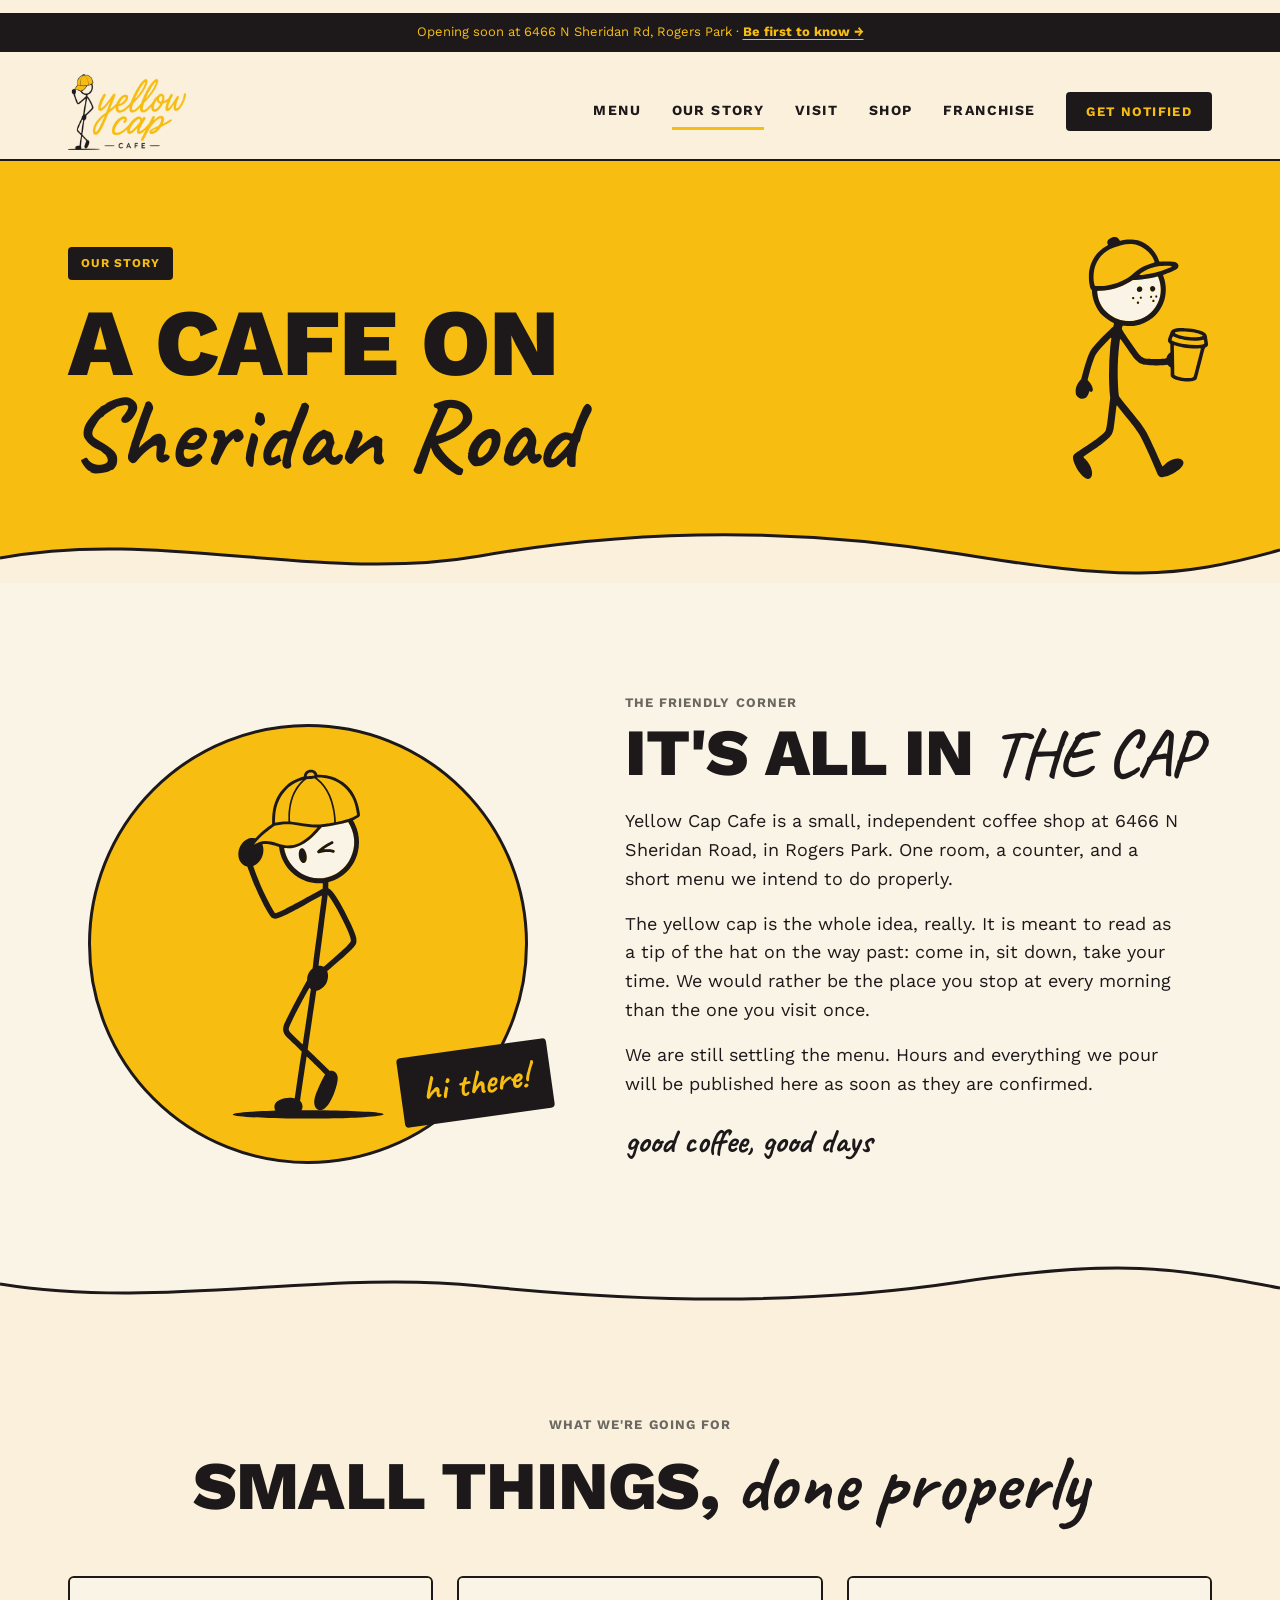
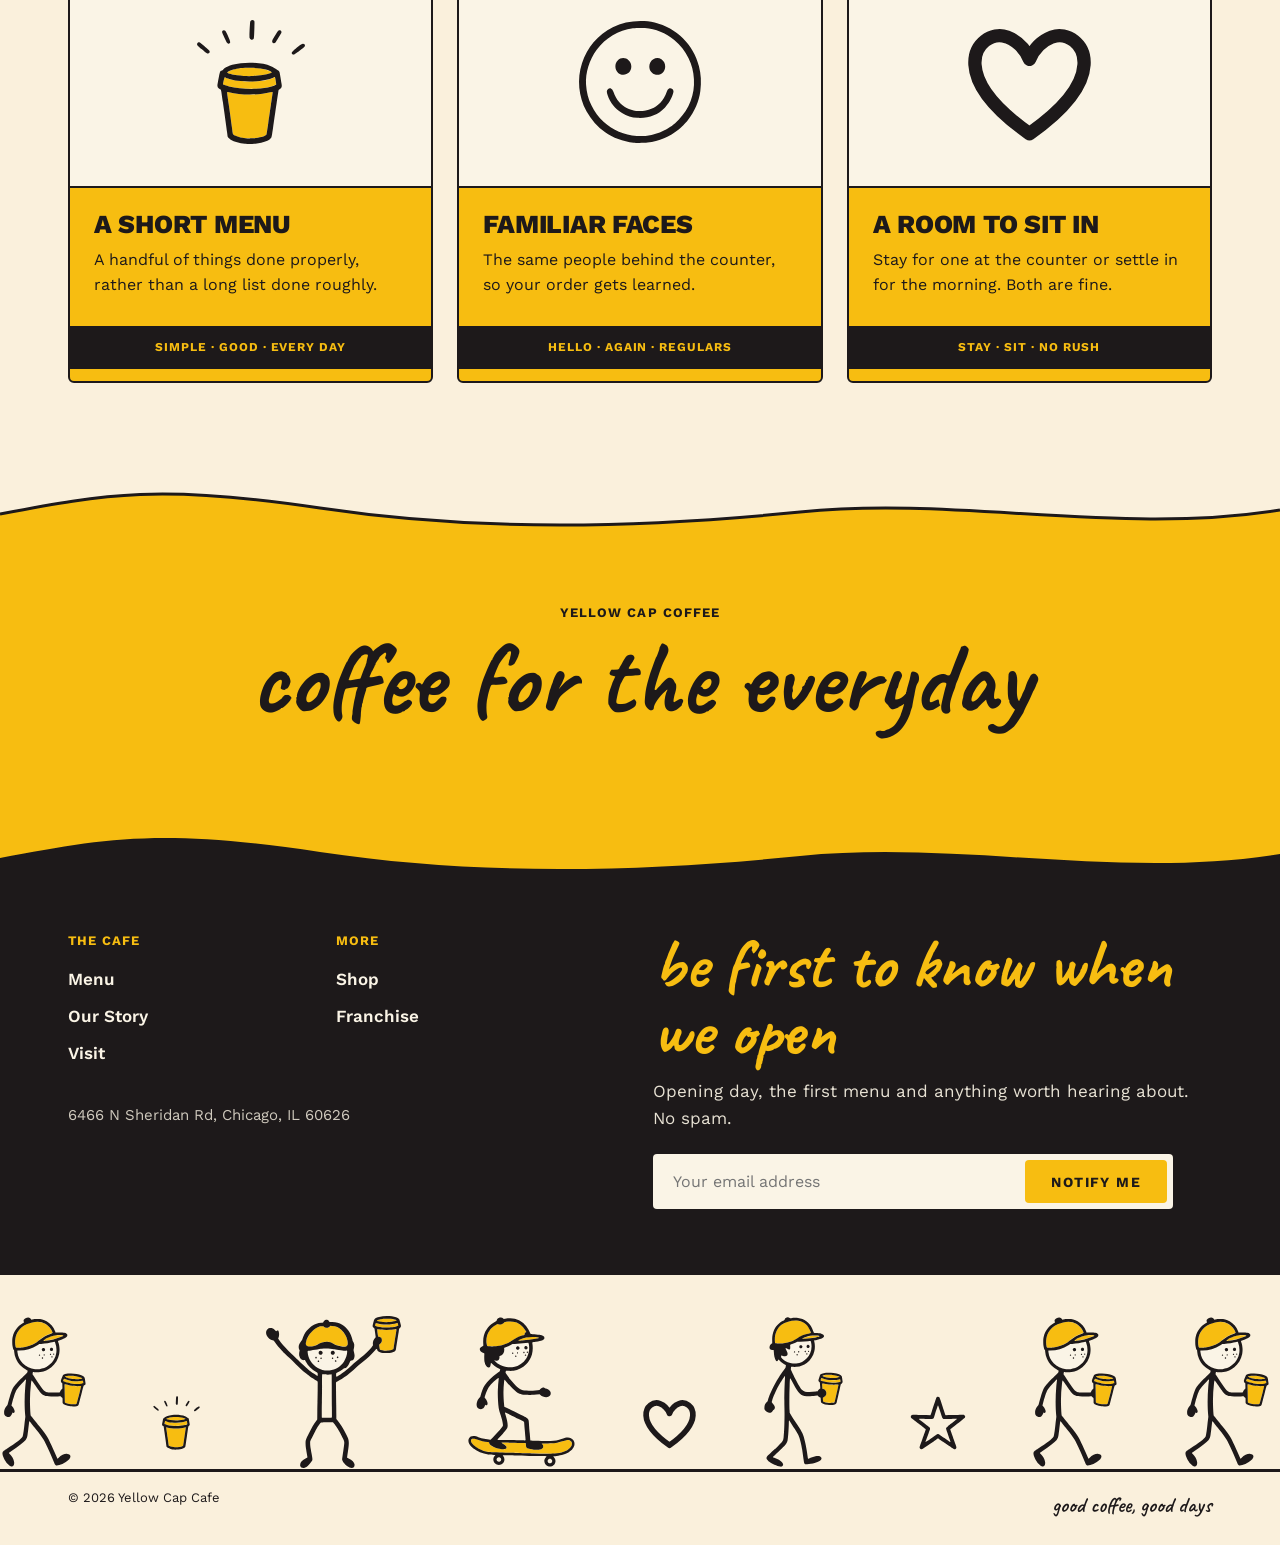
<file: our-story.html>
<!DOCTYPE html>
<html lang="en">
<head>
<meta charset="utf-8">
<meta name="viewport" content="width=device-width, initial-scale=1">
<title>Our Story — Yellow Cap Cafe</title>
<meta name="description" content="Yellow Cap Cafe is a small independent coffee shop opening on Sheridan Road in Rogers Park, Chicago.">
<link rel="icon" type="image/svg+xml" href="art/svg/icon-cap.svg">
<link rel="preconnect" href="https://fonts.googleapis.com">
<link rel="preconnect" href="https://fonts.gstatic.com" crossorigin>
<link href="https://fonts.googleapis.com/css2?family=Caveat:wght@600;700&family=Work+Sans:wght@400;500;600;700;800&display=swap" rel="stylesheet">
<link rel="stylesheet" href="site.css?v=5">
<meta property="og:type" content="website">
<meta property="og:site_name" content="Yellow Cap Cafe">
<meta property="og:title" content="Our Story — Yellow Cap Cafe">
<meta property="og:description" content="Yellow Cap Cafe is a small independent coffee shop opening on Sheridan Road in Rogers Park, Chicago.">
<meta property="og:url" content="https://yellowcapcafe.com/our-story.html">
<meta property="og:image" content="https://yellowcapcafe.com/art/og-image.png">
<meta property="og:image:width" content="1200">
<meta property="og:image:height" content="630">
<meta property="og:image:alt" content="Yellow Cap Cafe: good coffee, good days. Opening soon in Rogers Park, Chicago.">
<meta name="twitter:card" content="summary_large_image">
<script>document.documentElement.classList.add('js')</script>
</head>
<body>

  <p class="strip">Opening soon at 6466 N Sheridan Rd, Rogers Park · <a href="#notify">Be first to know →</a></p>

  <header class="header">
    <div class="wrap header__inner">
      <a class="header__logo" href="./"><img src="art/logo.png" alt="Yellow Cap Cafe" width="1400" height="902"></a>
      <button class="menu-toggle" type="button" aria-expanded="false" aria-controls="site-nav">Menu</button>
      <nav class="nav" id="site-nav" aria-label="Main">
        <a href="menu.html">Menu</a>
        <a href="our-story.html" aria-current="page">Our Story</a>
        <a href="visit.html">Visit</a>
        <a href="shop.html">Shop</a>
        <a href="franchise.html">Franchise</a>
        <a class="btn btn--ink" href="#notify">Get notified</a>
      </nav>
    </div>
  </header>

  <main>
    <section class="page-hero">
      <div class="wrap page-hero__inner">
        <div>
          <span class="page-hero__eyebrow caps">Our story</span>
          <h1 class="page-hero__title display">A cafe on<span class="script">Sheridan Road</span></h1>
          
        </div>
        <img class="page-hero__figure" src="art/svg/character-walking-with-cup.svg" alt="">
      </div>
      <svg class="wave wave--hero" viewBox="0 0 1440 56" preserveAspectRatio="none" aria-hidden="true"><path d="M0 30 C 180 0 360 56 540 28 S 900 0 1080 26 S 1320 52 1440 22 V56 H0Z" fill="#FAF0DC"/><path d="M0 30 C 180 0 360 56 540 28 S 900 0 1080 26 S 1320 52 1440 22" fill="none" stroke="#1D191A" stroke-width="3"/></svg>
    </section>
    <section class="story section">
      <div class="wrap story__inner">
        <div class="story__badge" data-reveal>
          <img src="art/svg/character-tipping-cap.svg" alt="The Yellow Cap character tipping his cap" width="200" height="500">
          <span class="story__flag">hi there!</span>
        </div>
        <div data-reveal>
          <p class="story__eyebrow caps">The friendly corner</p>
          <h2 class="story__title display">It's all in <span class="script">the cap</span></h2>
          <p class="story__text">Yellow Cap Cafe is a small, independent coffee shop at 6466 N Sheridan Road, in Rogers Park. One room, a counter, and a short menu we intend to do properly.</p>
          <p class="story__text">The yellow cap is the whole idea, really. It is meant to read as a tip of the hat on the way past: come in, sit down, take your time. We would rather be the place you stop at every morning than the one you visit once.</p>
          <p class="story__text">We are still settling the menu. Hours and everything we pour will be published here as soon as they are confirmed.</p>
          <p class="story__sign">good coffee, good days</p>
        </div>
      </div>
      <svg class="edge edge--bottom" viewBox="0 0 1440 40" preserveAspectRatio="none" aria-hidden="true"><path d="M0 18 C180 44 360 4 540 20 S900 40 1080 16 S1320 2 1440 22 V40 H0 Z" fill="#FAF0DC"/><path d="M0 18 C180 44 360 4 540 20 S900 40 1080 16 S1320 2 1440 22" fill="none" stroke="#1D191A" stroke-width="3" vector-effect="non-scaling-stroke"/></svg>
    </section>
    <section class="section">
      <div class="wrap">
        <div class="section__head" data-reveal>
          <p class="section__eyebrow caps">What we're going for</p>
          <h2 class="section__title display">Small things, <span class="script">done properly</span></h2>
        </div>
        <div class="values">
          <article class="value" data-reveal>
            <div class="value__art"><img src="art/svg/icon-coffee-cup.svg" alt="" width="120" height="137"></div>
            <div class="value__body"><h3 class="value__title display">A short menu</h3><p class="value__text">A handful of things done properly, rather than a long list done roughly.</p></div>
            <p class="value__foot caps">Simple · Good · Every day</p>
          </article>
          <article class="value" data-reveal>
            <div class="value__art"><img src="art/svg/icon-smiley.svg" alt="" width="130" height="130"></div>
            <div class="value__body"><h3 class="value__title display">Familiar faces</h3><p class="value__text">The same people behind the counter, so your order gets learned.</p></div>
            <p class="value__foot caps">Hello · Again · Regulars</p>
          </article>
          <article class="value" data-reveal>
            <div class="value__art"><img src="art/svg/icon-heart.svg" alt="" width="130" height="127"></div>
            <div class="value__body"><h3 class="value__title display">A room to sit in</h3><p class="value__text">Stay for one at the counter or settle in for the morning. Both are fine.</p></div>
            <p class="value__foot caps">Stay · Sit · No rush</p>
          </article>
        </div>
      </div>
    </section>
    <section class="band">
      <svg class="edge edge--top" viewBox="0 0 1440 40" preserveAspectRatio="none" aria-hidden="true"><path d="M0 0 H1440 V18 C1260 44 1080 4 900 20 S540 40 360 16 S120 2 0 22 Z" fill="#FAF0DC"/><path d="M1440 18 C1260 44 1080 4 900 20 S540 40 360 16 S120 2 0 22" fill="none" stroke="#1D191A" stroke-width="3" vector-effect="non-scaling-stroke"/></svg>
      <p class="band__eyebrow caps">Yellow Cap Coffee</p>
      <p class="band__quote" data-reveal>coffee for the everyday</p>
    </section>
  </main>

  <footer class="footer">
    <svg class="edge edge--top" viewBox="0 0 1440 40" preserveAspectRatio="none" aria-hidden="true"><path d="M0 0 H1440 V18 C1260 44 1080 4 900 20 S540 40 360 16 S120 2 0 22 Z" fill="#FAF0DC"/></svg>
    <div class="wrap footer__top">
      <div class="footer__links">
        <div>
          <h3 class="caps">The cafe</h3>
          <ul>
            <li><a href="menu.html">Menu</a></li>
            <li><a href="our-story.html">Our Story</a></li>
            <li><a href="visit.html">Visit</a></li>
          </ul>
        </div>
        <div>
          <h3 class="caps">More</h3>
          <ul>
            <li><a href="shop.html">Shop</a></li>
            <li><a href="franchise.html">Franchise</a></li>
          </ul>
        </div>
        <p class="footer__address">6466 N Sheridan Rd, Chicago, IL 60626</p>
      </div>
      <div id="notify">
        <h2 class="notify__title">be first to know when we open</h2>
        <p class="notify__text">Opening day, the first menu and anything worth hearing about. No spam.</p>
        <form class="notify__form" id="notify-form" action="notify.php" method="post">
          <label class="visually-hidden" for="notify-email">Email address</label>
          <input id="notify-email" type="email" name="email" placeholder="Your email address" autocomplete="email" maxlength="254" required>
          <!-- Honeypot: hidden from people, bots fill it in and get ignored. -->
          <div class="visually-hidden" aria-hidden="true">
            <label for="notify-website">Leave this empty</label>
            <input id="notify-website" type="text" name="website" tabindex="-1" autocomplete="off">
          </div>
          <button class="btn btn--yellow" type="submit">Notify me</button>
        </form>
        <p class="notify__note" id="notify-note" role="status"></p>
      </div>
    </div>

    <div class="crew">
      <div class="crew__stage" aria-hidden="true">
        <div class="crew__track">
          <div class="crew__line">
            <img src="art/svg/character-walking-with-cup.svg" alt="">
            <img class="crew__icon" src="art/svg/icon-coffee-cup.svg" alt="">
            <img src="art/svg/character-cheering-with-cup.svg" alt="">
            <img src="art/svg/character-skateboarding.svg" alt="">
            <img class="crew__icon" src="art/svg/icon-heart.svg" alt="">
            <img src="art/svg/character-standing-with-cup.svg" alt="">
            <img class="crew__icon" src="art/svg/icon-star.svg" alt="">
            <img src="art/svg/character-walking-with-cup.svg" alt="">
            <img src="art/svg/character-walking-with-cup.svg" alt="">
            <img class="crew__icon" src="art/svg/icon-coffee-cup.svg" alt="">
            <img src="art/svg/character-cheering-with-cup.svg" alt="">
            <img src="art/svg/character-skateboarding.svg" alt="">
            <img class="crew__icon" src="art/svg/icon-heart.svg" alt="">
            <img src="art/svg/character-standing-with-cup.svg" alt="">
            <img class="crew__icon" src="art/svg/icon-star.svg" alt="">
            <img src="art/svg/character-walking-with-cup.svg" alt="">
          </div>
          <div class="crew__line">
            <img src="art/svg/character-walking-with-cup.svg" alt="">
            <img class="crew__icon" src="art/svg/icon-coffee-cup.svg" alt="">
            <img src="art/svg/character-cheering-with-cup.svg" alt="">
            <img src="art/svg/character-skateboarding.svg" alt="">
            <img class="crew__icon" src="art/svg/icon-heart.svg" alt="">
            <img src="art/svg/character-standing-with-cup.svg" alt="">
            <img class="crew__icon" src="art/svg/icon-star.svg" alt="">
            <img src="art/svg/character-walking-with-cup.svg" alt="">
            <img src="art/svg/character-walking-with-cup.svg" alt="">
            <img class="crew__icon" src="art/svg/icon-coffee-cup.svg" alt="">
            <img src="art/svg/character-cheering-with-cup.svg" alt="">
            <img src="art/svg/character-skateboarding.svg" alt="">
            <img class="crew__icon" src="art/svg/icon-heart.svg" alt="">
            <img src="art/svg/character-standing-with-cup.svg" alt="">
            <img class="crew__icon" src="art/svg/icon-star.svg" alt="">
            <img src="art/svg/character-walking-with-cup.svg" alt="">
          </div>
        </div>
      </div>
      <div class="wrap">
        <div class="crew__base">
          <span>© 2026 Yellow Cap Cafe</span>
          <span class="script">good coffee, good days</span>
        </div>
      </div>
    </div>
  </footer>

  <script>
    // Mobile menu
    const toggle = document.querySelector('.menu-toggle');
    const nav = document.getElementById('site-nav');
    toggle.addEventListener('click', () => {
      const open = nav.classList.toggle('is-open');
      toggle.setAttribute('aria-expanded', String(open));
      toggle.textContent = open ? 'Close' : 'Menu';
    });
    nav.addEventListener('click', e => { if (e.target.closest('a')) { nav.classList.remove('is-open'); toggle.setAttribute('aria-expanded', 'false'); toggle.textContent = 'Menu'; } });

    // Signup: notify.php emails each signup to info@yellowcapcafe.com.
    // Without JavaScript the form still posts and notify.php redirects back here.
    const form = document.getElementById('notify-form');
    const note = document.getElementById('notify-note');
    form.addEventListener('submit', async e => {
      e.preventDefault();
      const button = form.querySelector('button');
      button.disabled = true;
      note.textContent = 'Sending…';
      try {
        const res = await fetch(form.action, { method: 'POST', body: new FormData(form), headers: { Accept: 'application/json' } });
        const data = await res.json();
        note.textContent = data.message;
        if (data.ok) form.reset();
      } catch {
        note.textContent = 'Something went wrong. Please try again later.';
      }
      button.disabled = false;
    });
    // Scroll-in: reveal blocks as they enter the screen. If anything goes wrong, show everything.
    try {
      const blocks = document.querySelectorAll('[data-reveal]');
      const io = new IntersectionObserver(entries => entries.forEach(entry => {
        if (entry.isIntersecting) { entry.target.classList.add('is-in'); io.unobserve(entry.target); }
      }), { threshold: 0.12, rootMargin: '0px 0px -40px 0px' });
      blocks.forEach(b => io.observe(b));
    } catch {
      document.querySelectorAll('[data-reveal]').forEach(b => b.classList.add('is-in'));
    }

    // Result message for the no-JavaScript path.
    const notified = new URLSearchParams(location.search).get('notified');
    if (notified !== null) {
      note.textContent = notified === '1' ? "Thanks! We'll let you know when we open." : 'Please enter a valid email address.';
    }
  </script>
</body>
</html>
</file>
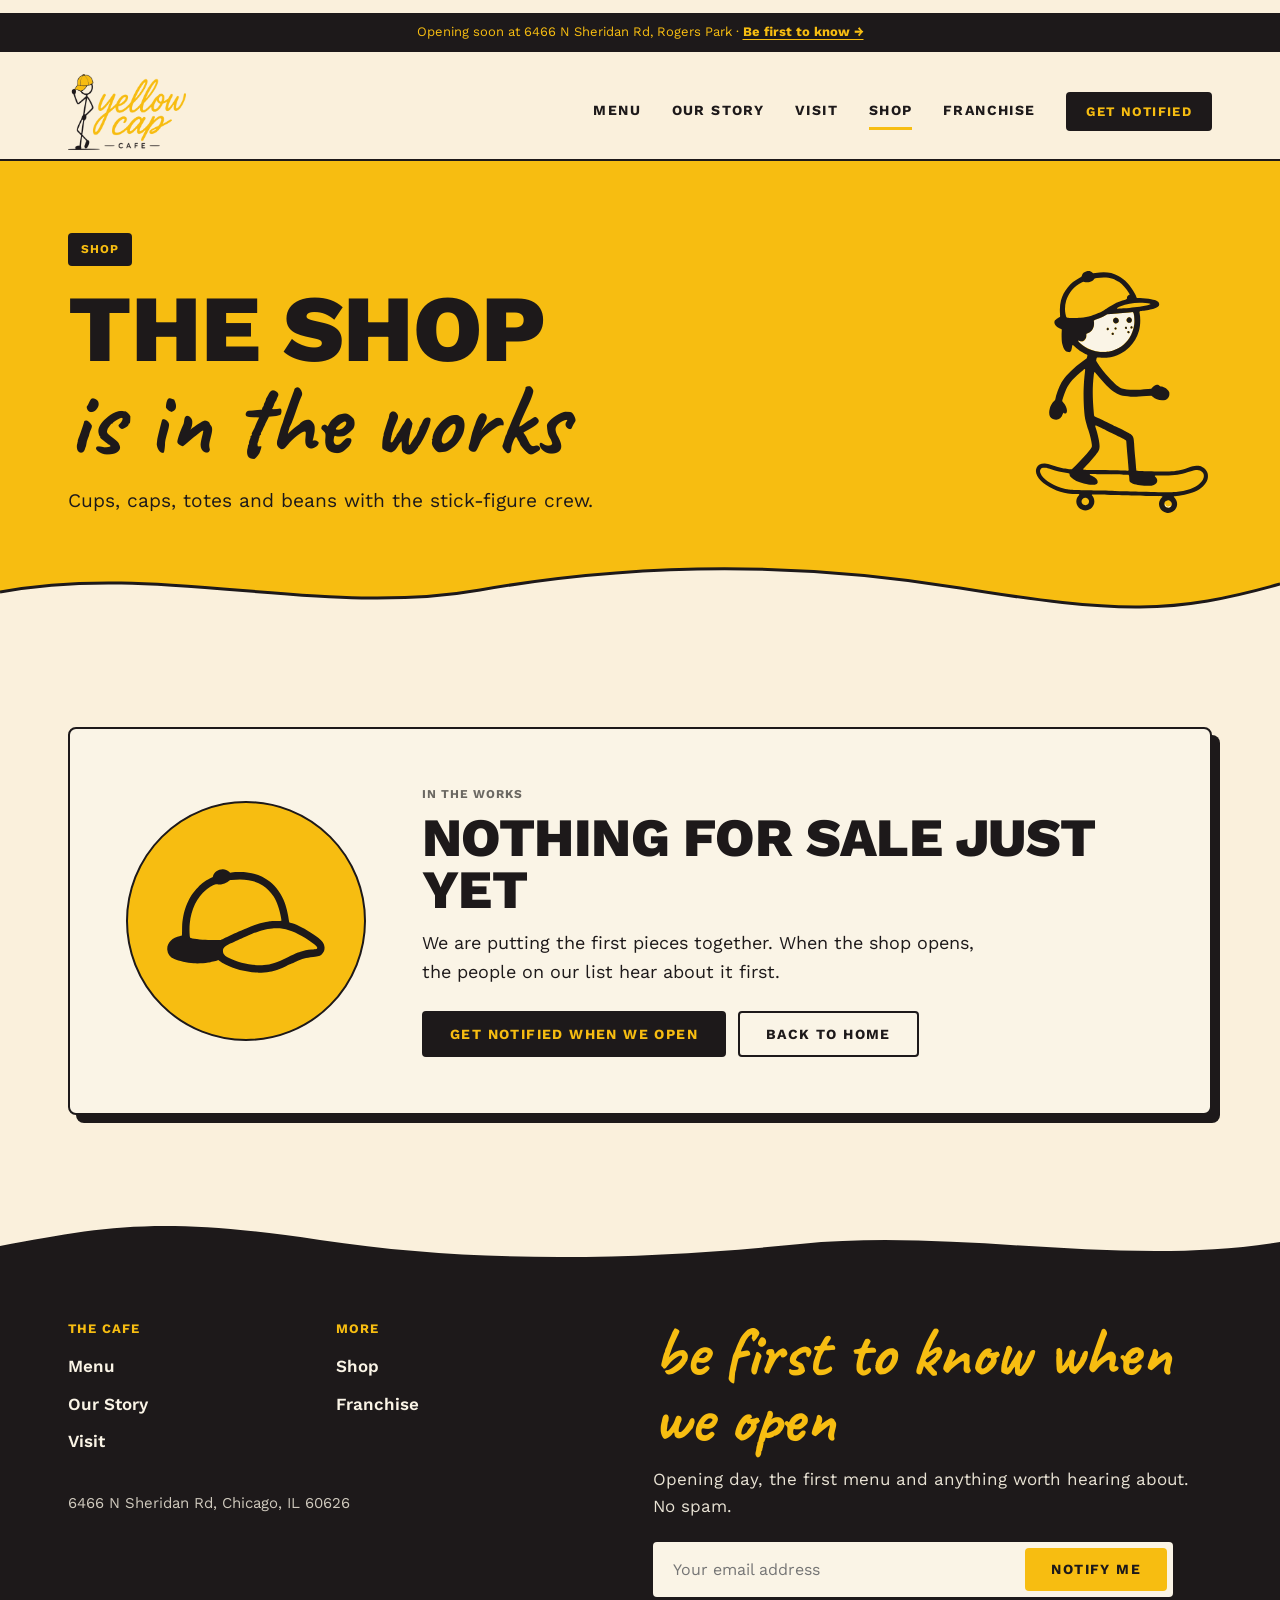
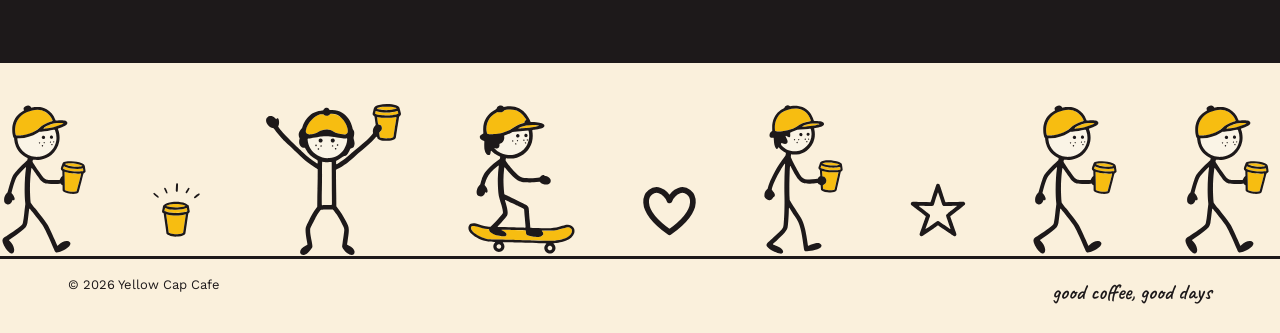
<file: shop.html>
<!DOCTYPE html>
<html lang="en">
<head>
<meta charset="utf-8">
<meta name="viewport" content="width=device-width, initial-scale=1">
<title>Shop — Yellow Cap Cafe</title>
<meta name="description" content="The Yellow Cap Cafe shop is on its way. Nothing is for sale just yet.">
<link rel="icon" type="image/svg+xml" href="art/svg/icon-cap.svg">
<link rel="preconnect" href="https://fonts.googleapis.com">
<link rel="preconnect" href="https://fonts.gstatic.com" crossorigin>
<link href="https://fonts.googleapis.com/css2?family=Caveat:wght@600;700&family=Work+Sans:wght@400;500;600;700;800&display=swap" rel="stylesheet">
<link rel="stylesheet" href="site.css?v=5">
<meta property="og:type" content="website">
<meta property="og:site_name" content="Yellow Cap Cafe">
<meta property="og:title" content="Shop — Yellow Cap Cafe">
<meta property="og:description" content="The Yellow Cap Cafe shop is on its way. Nothing is for sale just yet.">
<meta property="og:url" content="https://yellowcapcafe.com/shop.html">
<meta property="og:image" content="https://yellowcapcafe.com/art/og-image.png">
<meta property="og:image:width" content="1200">
<meta property="og:image:height" content="630">
<meta property="og:image:alt" content="Yellow Cap Cafe: good coffee, good days. Opening soon in Rogers Park, Chicago.">
<meta name="twitter:card" content="summary_large_image">
<script>document.documentElement.classList.add('js')</script>
</head>
<body>

  <p class="strip">Opening soon at 6466 N Sheridan Rd, Rogers Park · <a href="#notify">Be first to know →</a></p>

  <header class="header">
    <div class="wrap header__inner">
      <a class="header__logo" href="./"><img src="art/logo.png" alt="Yellow Cap Cafe" width="1400" height="902"></a>
      <button class="menu-toggle" type="button" aria-expanded="false" aria-controls="site-nav">Menu</button>
      <nav class="nav" id="site-nav" aria-label="Main">
        <a href="menu.html">Menu</a>
        <a href="our-story.html">Our Story</a>
        <a href="visit.html">Visit</a>
        <a href="shop.html" aria-current="page">Shop</a>
        <a href="franchise.html">Franchise</a>
        <a class="btn btn--ink" href="#notify">Get notified</a>
      </nav>
    </div>
  </header>

  <main>
    <section class="page-hero">
      <div class="wrap page-hero__inner">
        <div>
          <span class="page-hero__eyebrow caps">Shop</span>
          <h1 class="page-hero__title display">The shop<span class="script">is in the works</span></h1>
          <p class="page-hero__lede">Cups, caps, totes and beans with the stick-figure crew.</p>
        </div>
        <img class="page-hero__figure" src="art/svg/character-skateboarding.svg" alt="">
      </div>
      <svg class="wave wave--hero" viewBox="0 0 1440 56" preserveAspectRatio="none" aria-hidden="true"><path d="M0 30 C 180 0 360 56 540 28 S 900 0 1080 26 S 1320 52 1440 22 V56 H0Z" fill="#FAF0DC"/><path d="M0 30 C 180 0 360 56 540 28 S 900 0 1080 26 S 1320 52 1440 22" fill="none" stroke="#1D191A" stroke-width="3"/></svg>
    </section>
    <section class="section">
      <div class="wrap">
        <div class="panel" data-reveal>
          <div class="panel__plate"><img src="art/svg/icon-cap.svg" alt=""></div>
          <div>
            <p class="panel__tag caps">In the works</p>
            <h2 class="panel__title display">Nothing for sale just yet</h2>
            <p class="panel__text">We are putting the first pieces together. When the shop opens, the people on our list hear about it first.</p>
            <div class="panel__ctas"><a class="btn btn--ink" href="#notify">Get notified when we open</a><a class="btn btn--ghost" href="./">Back to home</a></div>
          </div>
        </div>
      </div>
    </section>
  </main>

  <footer class="footer">
    <svg class="edge edge--top" viewBox="0 0 1440 40" preserveAspectRatio="none" aria-hidden="true"><path d="M0 0 H1440 V18 C1260 44 1080 4 900 20 S540 40 360 16 S120 2 0 22 Z" fill="#FAF0DC"/></svg>
    <div class="wrap footer__top">
      <div class="footer__links">
        <div>
          <h3 class="caps">The cafe</h3>
          <ul>
            <li><a href="menu.html">Menu</a></li>
            <li><a href="our-story.html">Our Story</a></li>
            <li><a href="visit.html">Visit</a></li>
          </ul>
        </div>
        <div>
          <h3 class="caps">More</h3>
          <ul>
            <li><a href="shop.html">Shop</a></li>
            <li><a href="franchise.html">Franchise</a></li>
          </ul>
        </div>
        <p class="footer__address">6466 N Sheridan Rd, Chicago, IL 60626</p>
      </div>
      <div id="notify">
        <h2 class="notify__title">be first to know when we open</h2>
        <p class="notify__text">Opening day, the first menu and anything worth hearing about. No spam.</p>
        <form class="notify__form" id="notify-form" action="notify.php" method="post">
          <label class="visually-hidden" for="notify-email">Email address</label>
          <input id="notify-email" type="email" name="email" placeholder="Your email address" autocomplete="email" maxlength="254" required>
          <!-- Honeypot: hidden from people, bots fill it in and get ignored. -->
          <div class="visually-hidden" aria-hidden="true">
            <label for="notify-website">Leave this empty</label>
            <input id="notify-website" type="text" name="website" tabindex="-1" autocomplete="off">
          </div>
          <button class="btn btn--yellow" type="submit">Notify me</button>
        </form>
        <p class="notify__note" id="notify-note" role="status"></p>
      </div>
    </div>

    <div class="crew">
      <div class="crew__stage" aria-hidden="true">
        <div class="crew__track">
          <div class="crew__line">
            <img src="art/svg/character-walking-with-cup.svg" alt="">
            <img class="crew__icon" src="art/svg/icon-coffee-cup.svg" alt="">
            <img src="art/svg/character-cheering-with-cup.svg" alt="">
            <img src="art/svg/character-skateboarding.svg" alt="">
            <img class="crew__icon" src="art/svg/icon-heart.svg" alt="">
            <img src="art/svg/character-standing-with-cup.svg" alt="">
            <img class="crew__icon" src="art/svg/icon-star.svg" alt="">
            <img src="art/svg/character-walking-with-cup.svg" alt="">
            <img src="art/svg/character-walking-with-cup.svg" alt="">
            <img class="crew__icon" src="art/svg/icon-coffee-cup.svg" alt="">
            <img src="art/svg/character-cheering-with-cup.svg" alt="">
            <img src="art/svg/character-skateboarding.svg" alt="">
            <img class="crew__icon" src="art/svg/icon-heart.svg" alt="">
            <img src="art/svg/character-standing-with-cup.svg" alt="">
            <img class="crew__icon" src="art/svg/icon-star.svg" alt="">
            <img src="art/svg/character-walking-with-cup.svg" alt="">
          </div>
          <div class="crew__line">
            <img src="art/svg/character-walking-with-cup.svg" alt="">
            <img class="crew__icon" src="art/svg/icon-coffee-cup.svg" alt="">
            <img src="art/svg/character-cheering-with-cup.svg" alt="">
            <img src="art/svg/character-skateboarding.svg" alt="">
            <img class="crew__icon" src="art/svg/icon-heart.svg" alt="">
            <img src="art/svg/character-standing-with-cup.svg" alt="">
            <img class="crew__icon" src="art/svg/icon-star.svg" alt="">
            <img src="art/svg/character-walking-with-cup.svg" alt="">
            <img src="art/svg/character-walking-with-cup.svg" alt="">
            <img class="crew__icon" src="art/svg/icon-coffee-cup.svg" alt="">
            <img src="art/svg/character-cheering-with-cup.svg" alt="">
            <img src="art/svg/character-skateboarding.svg" alt="">
            <img class="crew__icon" src="art/svg/icon-heart.svg" alt="">
            <img src="art/svg/character-standing-with-cup.svg" alt="">
            <img class="crew__icon" src="art/svg/icon-star.svg" alt="">
            <img src="art/svg/character-walking-with-cup.svg" alt="">
          </div>
        </div>
      </div>
      <div class="wrap">
        <div class="crew__base">
          <span>© 2026 Yellow Cap Cafe</span>
          <span class="script">good coffee, good days</span>
        </div>
      </div>
    </div>
  </footer>

  <script>
    // Mobile menu
    const toggle = document.querySelector('.menu-toggle');
    const nav = document.getElementById('site-nav');
    toggle.addEventListener('click', () => {
      const open = nav.classList.toggle('is-open');
      toggle.setAttribute('aria-expanded', String(open));
      toggle.textContent = open ? 'Close' : 'Menu';
    });
    nav.addEventListener('click', e => { if (e.target.closest('a')) { nav.classList.remove('is-open'); toggle.setAttribute('aria-expanded', 'false'); toggle.textContent = 'Menu'; } });

    // Signup: notify.php emails each signup to info@yellowcapcafe.com.
    // Without JavaScript the form still posts and notify.php redirects back here.
    const form = document.getElementById('notify-form');
    const note = document.getElementById('notify-note');
    form.addEventListener('submit', async e => {
      e.preventDefault();
      const button = form.querySelector('button');
      button.disabled = true;
      note.textContent = 'Sending…';
      try {
        const res = await fetch(form.action, { method: 'POST', body: new FormData(form), headers: { Accept: 'application/json' } });
        const data = await res.json();
        note.textContent = data.message;
        if (data.ok) form.reset();
      } catch {
        note.textContent = 'Something went wrong. Please try again later.';
      }
      button.disabled = false;
    });
    // Scroll-in: reveal blocks as they enter the screen. If anything goes wrong, show everything.
    try {
      const blocks = document.querySelectorAll('[data-reveal]');
      const io = new IntersectionObserver(entries => entries.forEach(entry => {
        if (entry.isIntersecting) { entry.target.classList.add('is-in'); io.unobserve(entry.target); }
      }), { threshold: 0.12, rootMargin: '0px 0px -40px 0px' });
      blocks.forEach(b => io.observe(b));
    } catch {
      document.querySelectorAll('[data-reveal]').forEach(b => b.classList.add('is-in'));
    }

    // Result message for the no-JavaScript path.
    const notified = new URLSearchParams(location.search).get('notified');
    if (notified !== null) {
      note.textContent = notified === '1' ? "Thanks! We'll let you know when we open." : 'Please enter a valid email address.';
    }
  </script>
</body>
</html>
</file>
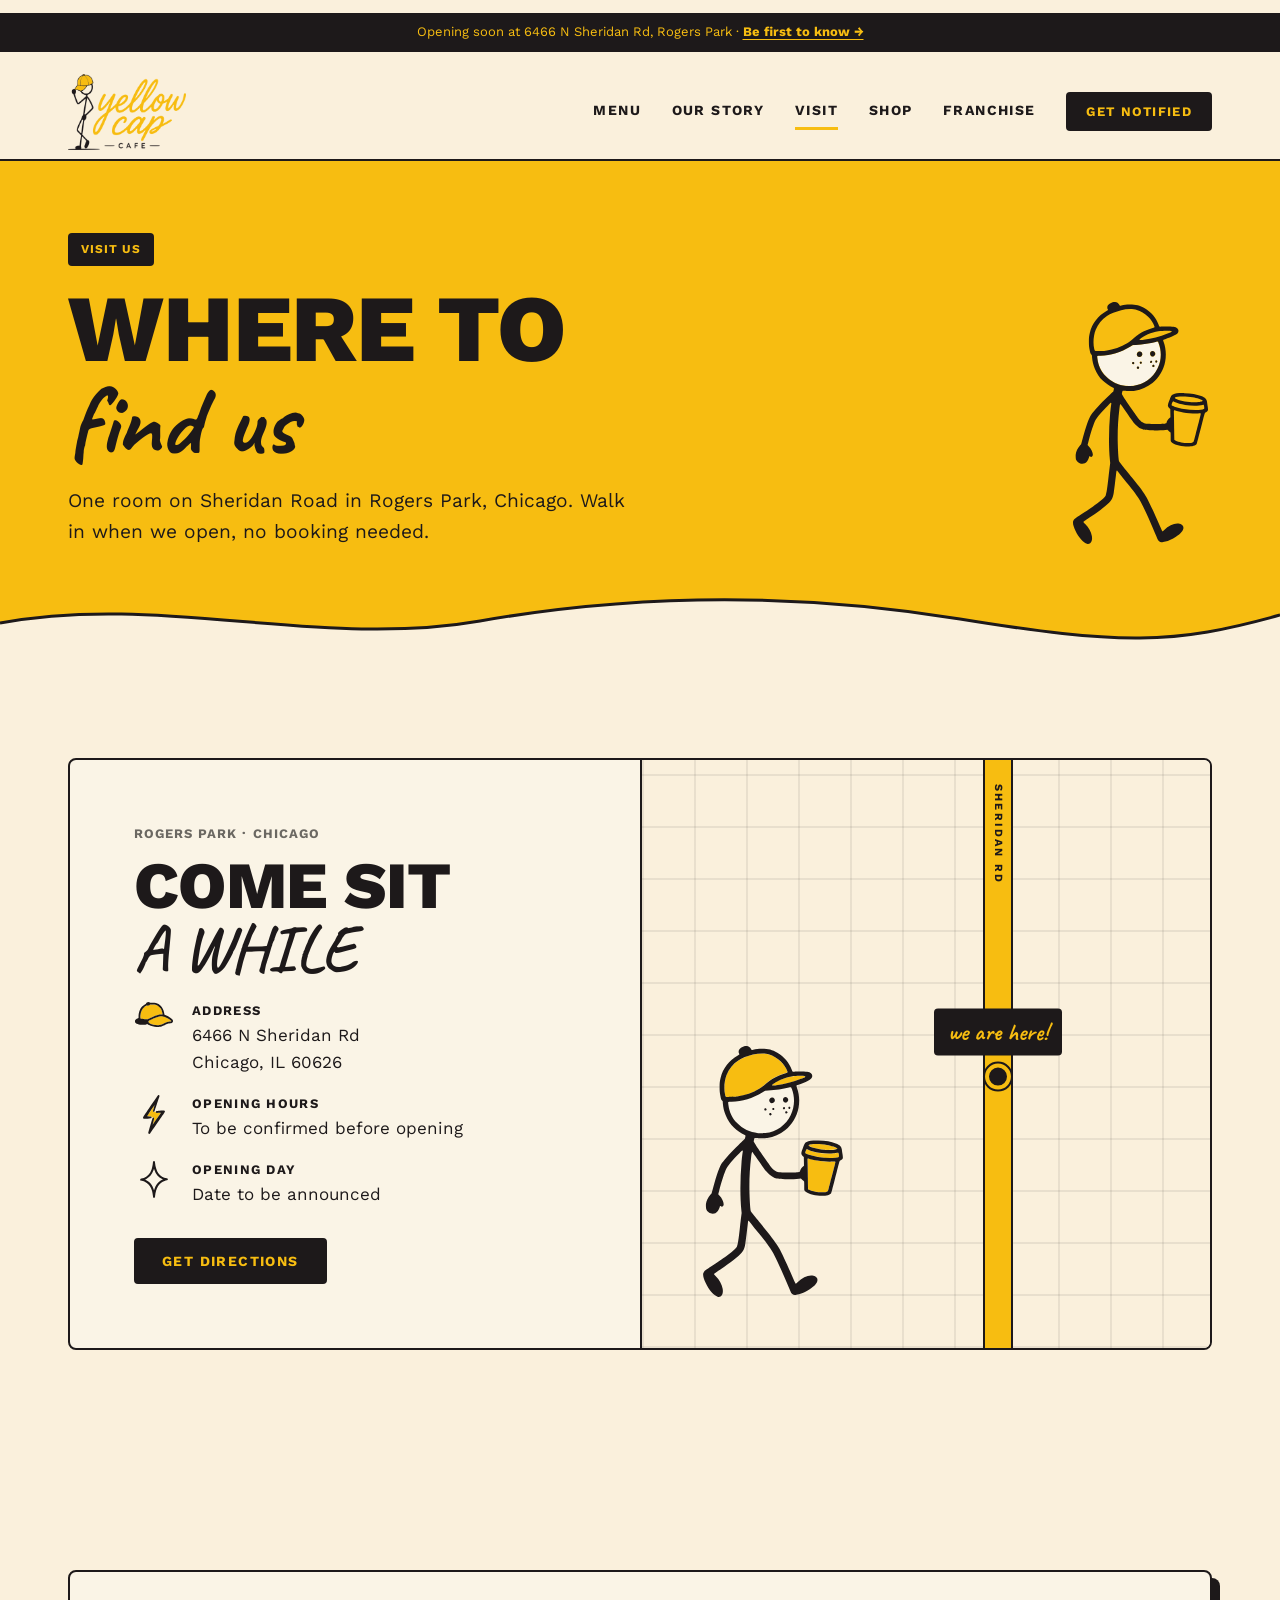
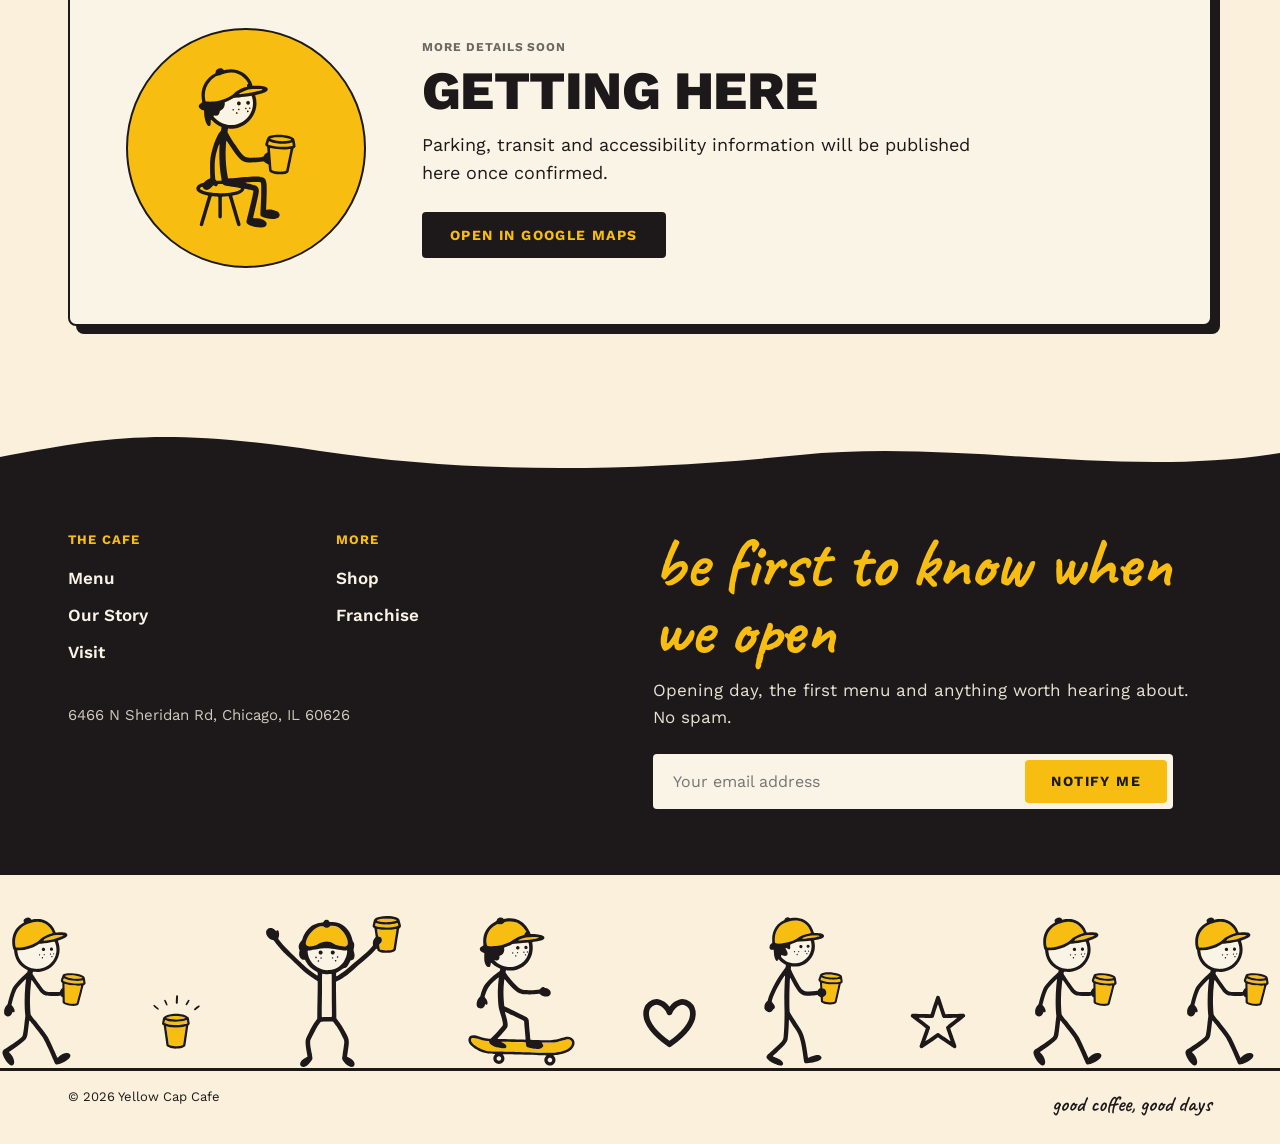
<file: visit.html>
<!DOCTYPE html>
<html lang="en">
<head>
<meta charset="utf-8">
<meta name="viewport" content="width=device-width, initial-scale=1">
<title>Visit — Yellow Cap Cafe</title>
<meta name="description" content="Yellow Cap Cafe is opening soon at 6466 N Sheridan Rd, Chicago, IL 60626.">
<link rel="icon" type="image/svg+xml" href="art/svg/icon-cap.svg">
<link rel="preconnect" href="https://fonts.googleapis.com">
<link rel="preconnect" href="https://fonts.gstatic.com" crossorigin>
<link href="https://fonts.googleapis.com/css2?family=Caveat:wght@600;700&family=Work+Sans:wght@400;500;600;700;800&display=swap" rel="stylesheet">
<link rel="stylesheet" href="site.css?v=5">
<meta property="og:type" content="website">
<meta property="og:site_name" content="Yellow Cap Cafe">
<meta property="og:title" content="Visit — Yellow Cap Cafe">
<meta property="og:description" content="Yellow Cap Cafe is opening soon at 6466 N Sheridan Rd, Chicago, IL 60626.">
<meta property="og:url" content="https://yellowcapcafe.com/visit.html">
<meta property="og:image" content="https://yellowcapcafe.com/art/og-image.png">
<meta property="og:image:width" content="1200">
<meta property="og:image:height" content="630">
<meta property="og:image:alt" content="Yellow Cap Cafe: good coffee, good days. Opening soon in Rogers Park, Chicago.">
<meta name="twitter:card" content="summary_large_image">
<script>document.documentElement.classList.add('js')</script>
</head>
<body>

  <p class="strip">Opening soon at 6466 N Sheridan Rd, Rogers Park · <a href="#notify">Be first to know →</a></p>

  <header class="header">
    <div class="wrap header__inner">
      <a class="header__logo" href="./"><img src="art/logo.png" alt="Yellow Cap Cafe" width="1400" height="902"></a>
      <button class="menu-toggle" type="button" aria-expanded="false" aria-controls="site-nav">Menu</button>
      <nav class="nav" id="site-nav" aria-label="Main">
        <a href="menu.html">Menu</a>
        <a href="our-story.html">Our Story</a>
        <a href="visit.html" aria-current="page">Visit</a>
        <a href="shop.html">Shop</a>
        <a href="franchise.html">Franchise</a>
        <a class="btn btn--ink" href="#notify">Get notified</a>
      </nav>
    </div>
  </header>

  <main>
    <section class="page-hero">
      <div class="wrap page-hero__inner">
        <div>
          <span class="page-hero__eyebrow caps">Visit us</span>
          <h1 class="page-hero__title display">Where to<span class="script">find us</span></h1>
          <p class="page-hero__lede">One room on Sheridan Road in Rogers Park, Chicago. Walk in when we open, no booking needed.</p>
        </div>
        <img class="page-hero__figure" src="art/svg/character-walking-with-cup.svg" alt="">
      </div>
      <svg class="wave wave--hero" viewBox="0 0 1440 56" preserveAspectRatio="none" aria-hidden="true"><path d="M0 30 C 180 0 360 56 540 28 S 900 0 1080 26 S 1320 52 1440 22 V56 H0Z" fill="#FAF0DC"/><path d="M0 30 C 180 0 360 56 540 28 S 900 0 1080 26 S 1320 52 1440 22" fill="none" stroke="#1D191A" stroke-width="3"/></svg>
    </section>
    <section class="section">
      <div class="wrap">
        <div class="place" data-reveal>
          <div class="place__inner">
            <div class="place__copy">
              <p class="section__eyebrow caps">Rogers Park · Chicago</p>
              <h2 class="place__title display">Come sit <span class="script">a while</span></h2>
              <ul class="place__facts">
                <li><img src="art/svg/icon-cap.svg" alt="" width="40" height="27"><div><strong>Address</strong>6466 N Sheridan Rd<br>Chicago, IL 60626</div></li>
                <li><img src="art/svg/icon-lightning.svg" alt="" width="24" height="40" style="width:24px; margin-left:8px"><div><strong>Opening hours</strong>To be confirmed before opening</div></li>
                <li><img src="art/svg/icon-sparkle.svg" alt="" width="30" height="40" style="width:30px; margin-left:5px"><div><strong>Opening day</strong>Date to be announced</div></li>
              </ul>
              <a class="btn btn--ink" href="https://www.google.com/maps/search/?api=1&amp;query=6466+N+Sheridan+Rd+Chicago+IL+60626" target="_blank" rel="noopener">Get directions</a>
            </div>
            <div class="sketch-map" role="img" aria-label="Sketch map: Yellow Cap Cafe on Sheridan Road">
              <div class="sketch-map__road"></div>
              <span class="sketch-map__label">Sheridan Rd</span>
              <div class="sketch-map__pin"><span class="sketch-map__flag">we are here!</span><span class="sketch-map__dot"></span></div>
              <img class="sketch-map__fig" src="art/svg/character-walking-with-cup.svg" alt="">
            </div>
          </div>
        </div>
      </div>
    </section>
    <section class="section">
      <div class="wrap">
        <div class="panel" data-reveal>
          <div class="panel__plate"><img src="art/svg/character-sitting-with-cup.svg" alt=""></div>
          <div>
            <p class="panel__tag caps">More details soon</p>
            <h2 class="panel__title display">Getting here</h2>
            <p class="panel__text">Parking, transit and accessibility information will be published here once confirmed.</p>
            <div class="panel__ctas"><a class="btn btn--ink" href="https://www.google.com/maps/search/?api=1&amp;query=6466+N+Sheridan+Rd+Chicago+IL+60626" target="_blank" rel="noopener">Open in Google Maps</a></div>
          </div>
        </div>
      </div>
    </section>
  </main>

  <footer class="footer">
    <svg class="edge edge--top" viewBox="0 0 1440 40" preserveAspectRatio="none" aria-hidden="true"><path d="M0 0 H1440 V18 C1260 44 1080 4 900 20 S540 40 360 16 S120 2 0 22 Z" fill="#FAF0DC"/></svg>
    <div class="wrap footer__top">
      <div class="footer__links">
        <div>
          <h3 class="caps">The cafe</h3>
          <ul>
            <li><a href="menu.html">Menu</a></li>
            <li><a href="our-story.html">Our Story</a></li>
            <li><a href="visit.html">Visit</a></li>
          </ul>
        </div>
        <div>
          <h3 class="caps">More</h3>
          <ul>
            <li><a href="shop.html">Shop</a></li>
            <li><a href="franchise.html">Franchise</a></li>
          </ul>
        </div>
        <p class="footer__address">6466 N Sheridan Rd, Chicago, IL 60626</p>
      </div>
      <div id="notify">
        <h2 class="notify__title">be first to know when we open</h2>
        <p class="notify__text">Opening day, the first menu and anything worth hearing about. No spam.</p>
        <form class="notify__form" id="notify-form" action="notify.php" method="post">
          <label class="visually-hidden" for="notify-email">Email address</label>
          <input id="notify-email" type="email" name="email" placeholder="Your email address" autocomplete="email" maxlength="254" required>
          <!-- Honeypot: hidden from people, bots fill it in and get ignored. -->
          <div class="visually-hidden" aria-hidden="true">
            <label for="notify-website">Leave this empty</label>
            <input id="notify-website" type="text" name="website" tabindex="-1" autocomplete="off">
          </div>
          <button class="btn btn--yellow" type="submit">Notify me</button>
        </form>
        <p class="notify__note" id="notify-note" role="status"></p>
      </div>
    </div>

    <div class="crew">
      <div class="crew__stage" aria-hidden="true">
        <div class="crew__track">
          <div class="crew__line">
            <img src="art/svg/character-walking-with-cup.svg" alt="">
            <img class="crew__icon" src="art/svg/icon-coffee-cup.svg" alt="">
            <img src="art/svg/character-cheering-with-cup.svg" alt="">
            <img src="art/svg/character-skateboarding.svg" alt="">
            <img class="crew__icon" src="art/svg/icon-heart.svg" alt="">
            <img src="art/svg/character-standing-with-cup.svg" alt="">
            <img class="crew__icon" src="art/svg/icon-star.svg" alt="">
            <img src="art/svg/character-walking-with-cup.svg" alt="">
            <img src="art/svg/character-walking-with-cup.svg" alt="">
            <img class="crew__icon" src="art/svg/icon-coffee-cup.svg" alt="">
            <img src="art/svg/character-cheering-with-cup.svg" alt="">
            <img src="art/svg/character-skateboarding.svg" alt="">
            <img class="crew__icon" src="art/svg/icon-heart.svg" alt="">
            <img src="art/svg/character-standing-with-cup.svg" alt="">
            <img class="crew__icon" src="art/svg/icon-star.svg" alt="">
            <img src="art/svg/character-walking-with-cup.svg" alt="">
          </div>
          <div class="crew__line">
            <img src="art/svg/character-walking-with-cup.svg" alt="">
            <img class="crew__icon" src="art/svg/icon-coffee-cup.svg" alt="">
            <img src="art/svg/character-cheering-with-cup.svg" alt="">
            <img src="art/svg/character-skateboarding.svg" alt="">
            <img class="crew__icon" src="art/svg/icon-heart.svg" alt="">
            <img src="art/svg/character-standing-with-cup.svg" alt="">
            <img class="crew__icon" src="art/svg/icon-star.svg" alt="">
            <img src="art/svg/character-walking-with-cup.svg" alt="">
            <img src="art/svg/character-walking-with-cup.svg" alt="">
            <img class="crew__icon" src="art/svg/icon-coffee-cup.svg" alt="">
            <img src="art/svg/character-cheering-with-cup.svg" alt="">
            <img src="art/svg/character-skateboarding.svg" alt="">
            <img class="crew__icon" src="art/svg/icon-heart.svg" alt="">
            <img src="art/svg/character-standing-with-cup.svg" alt="">
            <img class="crew__icon" src="art/svg/icon-star.svg" alt="">
            <img src="art/svg/character-walking-with-cup.svg" alt="">
          </div>
        </div>
      </div>
      <div class="wrap">
        <div class="crew__base">
          <span>© 2026 Yellow Cap Cafe</span>
          <span class="script">good coffee, good days</span>
        </div>
      </div>
    </div>
  </footer>

  <script>
    // Mobile menu
    const toggle = document.querySelector('.menu-toggle');
    const nav = document.getElementById('site-nav');
    toggle.addEventListener('click', () => {
      const open = nav.classList.toggle('is-open');
      toggle.setAttribute('aria-expanded', String(open));
      toggle.textContent = open ? 'Close' : 'Menu';
    });
    nav.addEventListener('click', e => { if (e.target.closest('a')) { nav.classList.remove('is-open'); toggle.setAttribute('aria-expanded', 'false'); toggle.textContent = 'Menu'; } });

    // Signup: notify.php emails each signup to info@yellowcapcafe.com.
    // Without JavaScript the form still posts and notify.php redirects back here.
    const form = document.getElementById('notify-form');
    const note = document.getElementById('notify-note');
    form.addEventListener('submit', async e => {
      e.preventDefault();
      const button = form.querySelector('button');
      button.disabled = true;
      note.textContent = 'Sending…';
      try {
        const res = await fetch(form.action, { method: 'POST', body: new FormData(form), headers: { Accept: 'application/json' } });
        const data = await res.json();
        note.textContent = data.message;
        if (data.ok) form.reset();
      } catch {
        note.textContent = 'Something went wrong. Please try again later.';
      }
      button.disabled = false;
    });
    // Scroll-in: reveal blocks as they enter the screen. If anything goes wrong, show everything.
    try {
      const blocks = document.querySelectorAll('[data-reveal]');
      const io = new IntersectionObserver(entries => entries.forEach(entry => {
        if (entry.isIntersecting) { entry.target.classList.add('is-in'); io.unobserve(entry.target); }
      }), { threshold: 0.12, rootMargin: '0px 0px -40px 0px' });
      blocks.forEach(b => io.observe(b));
    } catch {
      document.querySelectorAll('[data-reveal]').forEach(b => b.classList.add('is-in'));
    }

    // Result message for the no-JavaScript path.
    const notified = new URLSearchParams(location.search).get('notified');
    if (notified !== null) {
      note.textContent = notified === '1' ? "Thanks! We'll let you know when we open." : 'Please enter a valid email address.';
    }
  </script>
</body>
</html>
</file>
<file: site.css>
/* Yellow Cap Cafe — homepage (Colectivo-style layout, Yellow Cap brand).
   Colours and fonts are the original brand set; only the structure is new. */

:root {
  --yellow: #F7BD11;   /* Cap Yellow */
  --ink: #1D191A;      /* Deep Ink */
  --cream: #FAF4E6;    /* Warm Cream */
  --beige: #FAF0DC;    /* Site Beige */
  --grey: #6B6862;     /* darkened from #8A8A85 so small labels pass contrast (4.5:1) */
  --hand: 'Caveat', cursive;
  --sans: 'Work Sans', Helvetica, Arial, sans-serif;
  --gutter: clamp(16px, 4vw, 48px);
  --max: 1240px;
}

* { box-sizing: border-box; }
html { scroll-behavior: smooth; }
html, body { margin: 0; background: var(--beige); color: var(--ink); }
body { font-family: var(--sans); font-size: 17px; line-height: 1.6; overflow-x: hidden; }
img { display: block; max-width: 100%; height: auto; }
a { color: inherit; }

.wrap { max-width: var(--max); margin: 0 auto; padding: 0 var(--gutter); }
.caps { text-transform: uppercase; letter-spacing: 0.08em; font-weight: 700; }
.display {
  margin: 0;
  font-weight: 800;
  text-transform: uppercase;
  letter-spacing: -0.01em;
  line-height: 0.95;
}
.script { font-family: var(--hand); font-weight: 600; }
.visually-hidden {
  position: absolute; width: 1px; height: 1px; overflow: hidden;
  clip: rect(0 0 0 0); white-space: nowrap;
}

/* Buttons: brand yellow and ink, square-ish like Colectivo's flat buttons. */
.btn {
  display: inline-flex; align-items: center; gap: 10px;
  padding: 14px 26px;
  font: 700 14px/1 var(--sans); text-transform: uppercase; letter-spacing: 0.1em;
  text-decoration: none; border: 2px solid var(--ink); border-radius: 4px;
  transition: transform .15s ease, background .15s ease, color .15s ease;
  cursor: pointer;
}
.btn:hover { transform: translateY(-2px); }
.btn--ink { background: var(--ink); color: var(--yellow); }
.btn--ink:hover { background: #000; }
.btn--yellow { background: var(--yellow); color: var(--ink); }
.btn--yellow:hover { background: #ffcb2e; }
.btn--ghost { background: transparent; color: var(--ink); }
.btn--ghost:hover { background: var(--ink); color: var(--yellow); }
.btn img { width: 16px; }

/* ---------- Announcement strip ---------- */
.strip {
  background: var(--ink); color: var(--yellow);
  text-align: center; font-size: 13px; padding: 9px var(--gutter);
}
.strip a { color: var(--yellow); font-weight: 700; text-underline-offset: 3px; }

/* ---------- Header ---------- */
.header {
  position: sticky; top: 0; z-index: 50;
  background: var(--beige);
  border-bottom: 2px solid var(--ink);
}
.header__inner { display: flex; align-items: center; justify-content: space-between; gap: 20px; height: 94px; }
.header__logo img { height: 76px; width: auto; }
.nav { display: flex; align-items: center; gap: clamp(16px, 2.4vw, 34px); }
.nav a {
  font-weight: 700; font-size: 14px; text-transform: uppercase; letter-spacing: 0.1em;
  text-decoration: none; padding: 6px 0; border-bottom: 3px solid transparent;
}
.nav a:hover { border-bottom-color: var(--yellow); }
.nav .btn { padding: 11px 18px; font-size: 13px; border-bottom-width: 2px; }
.nav .btn:hover { border-bottom-color: var(--ink); }
.menu-toggle { display: none; }

/* ---------- Hero ---------- */
.hero { position: relative; background: var(--yellow); overflow: hidden; }
.hero__inner {
  display: grid; grid-template-columns: 1.15fr 0.85fr; align-items: center; gap: 24px;
  min-height: clamp(520px, 72vh, 720px); padding-top: 40px; padding-bottom: 90px;
}
.hero__tag {
  display: inline-block; background: var(--ink); color: var(--yellow);
  padding: 8px 14px; border-radius: 4px; font-size: 13px; margin-bottom: 22px;
}
.hero__title { font-family: var(--hand); font-weight: 700; font-size: clamp(64px, 10vw, 148px); line-height: 0.85; margin: 0; }
.hero__lede { font-size: clamp(18px, 1.6vw, 21px); max-width: 470px; margin: 22px 0 32px; }
.hero__ctas { display: flex; flex-wrap: wrap; gap: 14px; }
.hero__figure { justify-self: center; position: relative; }
.hero__figure > img { width: clamp(220px, 26vw, 360px); animation: tip 6s ease-in-out infinite; transform-origin: 50% 100%; }
@keyframes tip { 0%, 100% { transform: rotate(0deg); } 50% { transform: rotate(-2deg); } }
.hero__scatter { position: absolute; inset: 0; pointer-events: none; }
.hero__scatter img { position: absolute; animation: float 7s ease-in-out infinite; }
.hero__scatter img:nth-child(2n) { animation-delay: -3s; }
@keyframes float { 0%, 100% { transform: translateY(0); } 50% { transform: translateY(-10px); } }

/* Wavy edge between sections */
.wave { display: block; width: 100%; height: 56px; }
.wave--hero { position: absolute; bottom: -1px; left: 0; }

/* ---------- Section headings ---------- */
.section { padding: clamp(64px, 9vw, 110px) 0; }
.section__head { text-align: center; margin-bottom: clamp(36px, 5vw, 56px); }
.section__eyebrow { font-size: 13px; color: var(--grey); margin: 0 0 10px; }
.section__title { font-size: clamp(38px, 5.6vw, 68px); }
.display .script { white-space: nowrap; }
.section__title .script { font-size: 1.15em; text-transform: none; letter-spacing: 0; font-weight: 700; }

/* ---------- Promo cards (Colectivo's coloured card row) ---------- */
.cards { display: grid; grid-template-columns: repeat(4, 1fr); gap: 22px; }
.card {
  display: flex; flex-direction: column; text-align: center;
  padding: 26px 22px 24px; border: 2px solid var(--ink); border-radius: 6px;
  transition: transform .2s ease, box-shadow .2s ease;
}
.card:hover { transform: translateY(-6px); box-shadow: 6px 6px 0 var(--ink); }
.card--yellow { background: var(--yellow); }
.card--ink { background: var(--ink); color: var(--cream); }
.card__tag { font-size: 12px; margin: 0 0 6px; }
.card--ink .card__tag { color: var(--yellow); }
.card__title { font-size: 30px; margin-bottom: 18px; }
/* Figures have black linework, so they always sit on a cream plate. */
.card__plate {
  background: var(--cream); border: 2px solid var(--ink); border-radius: 6px;
  height: 190px; display: grid; place-items: center; margin-bottom: 18px; padding: 14px;
}
.card__plate img { max-height: 160px; width: auto; }
.card__text { font-size: 15px; margin: 0 0 20px; flex: 1; }
.card .btn { align-self: center; }
.card--ink .btn { background: var(--yellow); color: var(--ink); border-color: var(--yellow); }

/* ---------- Story feature ---------- */
.story { position: relative; background: var(--cream); }

/* Wavy edges between sections. Each SVG paints the page beige outside the wave
   and draws an ink line along it, so the section's own colour shows inside. */
.edge { position: absolute; left: 0; width: 100%; height: 40px; display: block; pointer-events: none; }
.edge--top { top: -1px; }
.edge--bottom { bottom: -1px; }
.story__inner { display: grid; grid-template-columns: 0.9fr 1.1fr; gap: clamp(32px, 6vw, 80px); align-items: center; }
.story__badge {
  position: relative; aspect-ratio: 1; max-width: 440px; width: 100%; margin: 0 auto;
  background: var(--yellow); border: 3px solid var(--ink); border-radius: 50%;
}
/* Positioned so the tall figure can't stretch the circle into an oval. */
.story__badge img {
  position: absolute; left: 50%; top: 50%; transform: translate(-50%, -50%);
  height: 82%; width: auto;
}
.story__flag {
  position: absolute; right: -6%; bottom: 10%;
  background: var(--ink); color: var(--yellow);
  font-family: var(--hand); font-size: clamp(26px, 3vw, 36px); font-weight: 700;
  padding: 6px 22px; border-radius: 4px; transform: rotate(-8deg);
}
.story__eyebrow { font-size: 13px; color: var(--grey); margin: 0 0 8px; }
.story__title { font-size: clamp(40px, 5.4vw, 66px); margin-bottom: 22px; }
.story__text { font-size: 18px; margin: 0 0 16px; max-width: 560px; }
.story__sign { font-family: var(--hand); font-size: 34px; font-weight: 700; margin: 8px 0 26px; }

/* ---------- Values (product-card rhythm) ---------- */
.values { display: grid; grid-template-columns: repeat(3, 1fr); gap: 24px; }
.value {
  background: var(--yellow); border: 2px solid var(--ink); border-radius: 6px; overflow: hidden;
  display: flex; flex-direction: column;
}
.value__art { background: var(--cream); border-bottom: 2px solid var(--ink); height: 210px; display: grid; place-items: center; }
.value__art img { height: 130px; width: auto; }
.value__body { padding: 24px 24px 28px; }
.value__title { font-size: 26px; margin-bottom: 10px; }
.value__text { margin: 0; font-size: 16px; }
.value__foot { margin-top: auto; background: var(--ink); color: var(--yellow); padding: 12px; font-size: 12px; text-align: center; }

/* ---------- Location / community ---------- */
.place { background: var(--cream); border: 2px solid var(--ink); border-radius: 8px; overflow: hidden; }
.place__inner { display: grid; grid-template-columns: 1fr 1fr; }
.place__copy { padding: clamp(32px, 5vw, 64px); }
.place__title { font-size: clamp(40px, 5.4vw, 66px); margin-bottom: 20px; }
.place__text { font-size: 18px; margin: 0 0 28px; max-width: 480px; }
.place__facts { list-style: none; margin: 0 0 30px; padding: 0; display: grid; gap: 18px; }
.place__facts li { display: grid; grid-template-columns: 44px 1fr; gap: 14px; align-items: start; }
.place__facts img { width: 40px; }
.place__facts strong { display: block; font-size: 13px; text-transform: uppercase; letter-spacing: 0.1em; }
.place__art { background: var(--yellow); border-left: 2px solid var(--ink); position: relative; display: grid; place-items: center; padding: 40px 24px; min-height: 360px; }
.place__art .bench { width: min(440px, 100%); }
.place__pin {
  position: absolute; top: 26px; left: 26px;
  background: var(--ink); color: var(--yellow); padding: 10px 16px; border-radius: 4px;
  font-family: var(--hand); font-size: 26px; font-weight: 700; transform: rotate(-4deg);
}

/* ---------- What's coming ---------- */
.banner {
  background: var(--ink); color: var(--yellow);
  display: flex; align-items: center; justify-content: center; gap: clamp(12px, 3vw, 28px);
  padding: 20px var(--gutter); margin-bottom: 34px; border-radius: 6px;
}
.banner img { width: clamp(34px, 5vw, 56px); }
.banner .display { font-size: clamp(24px, 3.4vw, 44px); text-align: center; }
.coming { display: grid; grid-template-columns: repeat(4, 1fr); gap: 22px; }
.tile {
  background: var(--ink); color: var(--cream); border-radius: 6px; padding: 24px 22px 26px;
  display: grid; grid-template-columns: 64px 1fr; gap: 14px; align-items: start;
  box-shadow: 0 6px 0 rgba(29, 25, 26, 0.18);
}
.tile:nth-child(odd) { transform: rotate(-1deg); }
.tile:nth-child(even) { transform: rotate(1deg); }
.tile__icon { width: 64px; height: 64px; background: var(--cream); border-radius: 50%; display: grid; place-items: center; }
.tile__icon img { width: 38px; }
.tile__title { font-size: 22px; margin-bottom: 8px; color: var(--yellow); }
.tile__text { font-size: 14px; margin: 0 0 12px; }
.tile a { display: inline-block; padding: 12px 0; margin: -12px 0; font-size: 13px; font-weight: 700; text-transform: uppercase; letter-spacing: 0.1em; color: var(--yellow); text-decoration: none; }
.tile a:hover { text-decoration: underline; }

/* ---------- Footer ---------- */
main:has(> .band:last-child) + .footer .edge path { fill: var(--yellow); }
.footer { position: relative; background: var(--ink); color: var(--cream); padding-top: 24px; }
.footer__top { display: grid; grid-template-columns: 1fr 1.1fr; gap: clamp(32px, 6vw, 80px); padding-top: 70px; padding-bottom: 56px; }
.footer__links { display: grid; grid-template-columns: repeat(2, 1fr); gap: 28px; align-content: start; }
.footer__links h3 { color: var(--yellow); font-size: 13px; margin: 0 0 14px; }
.footer__links ul { list-style: none; padding: 0; margin: 0; display: grid; gap: 10px; }
.footer__links a { text-decoration: none; font-weight: 600; }
.footer__links a:hover { color: var(--yellow); }
.footer__address { grid-column: 1 / -1; font-size: 15px; color: #cfc9bd; margin: 8px 0 0; }
.notify__title { font-family: var(--hand); font-weight: 700; color: var(--yellow); font-size: clamp(44px, 5.6vw, 70px); line-height: 0.95; margin: 0 0 14px; }
.notify__text { margin: 0 0 22px; color: #e8e2d4; }
.notify__form { display: flex; gap: 0; max-width: 520px; background: var(--cream); border-radius: 4px; padding: 6px; }
.notify__form input {
  flex: 1; min-width: 0; border: 0; background: transparent; padding: 12px 14px;
  font: 16px var(--sans); color: var(--ink); outline: none;
}
.notify__form .btn { border: 0; }
.notify__note { font-size: 13px; color: #b9b2a3; margin: 10px 0 0; }

/* The crew stands on a cream band: their black linework needs a light ground. */
.crew { background: var(--beige); color: var(--ink); padding-top: 40px; }
/* The crew walks across the footer: two identical lines side by side, slid right
   by exactly one line's width and looped, so the parade never ends or jumps. */
.crew__stage { overflow: hidden; border-bottom: 3px solid var(--ink); }
.crew__track { display: flex; width: max-content; animation: parade 38s linear infinite; }
.crew__stage:hover .crew__track { animation-play-state: paused; }
.crew__line { display: flex; align-items: flex-end; gap: clamp(36px, 5vw, 80px); padding-right: clamp(36px, 5vw, 80px); }
.crew__line img { height: clamp(90px, 12vw, 160px); width: auto; animation: step 0.55s ease-in-out infinite alternate; }
.crew__line img:nth-child(even) { animation-delay: -0.27s; }
.crew__line img.crew__icon { height: clamp(34px, 4.5vw, 56px); margin-bottom: 18px; animation: bob 2.4s ease-in-out infinite; }
.crew__line img[src*="skateboarding"] { animation: none; }   /* skaters glide, they don't bounce */
@keyframes parade { from { transform: translateX(-50%); } to { transform: translateX(0); } }
@keyframes step { from { transform: translateY(0) rotate(-1.5deg); } to { transform: translateY(-5px) rotate(1.5deg); } }
@keyframes bob { 0%, 100% { transform: translateY(0); } 50% { transform: translateY(-8px); } }
.crew__base { display: flex; justify-content: space-between; flex-wrap: wrap; gap: 10px; padding: 16px 0 22px; font-size: 13px; }
.crew__base .script { font-size: 22px; }

/* ---------- "Opening soon" badge ---------- */
/* Sits in the empty space to the right of the character, clear of his hand and cap. */
.hero__badge { position: absolute; right: -34%; top: 42%; width: clamp(112px, 11vw, 150px); aspect-ratio: 1; }
.hero__badge svg { width: 100%; height: 100%; animation: spin 20s linear infinite; }
.hero__badge img { position: absolute; inset: 0; margin: auto; width: 36%; height: auto; }
@keyframes spin { to { transform: rotate(360deg); } }

/* ---------- Scroll-in ----------
   Only hidden when JavaScript is running (the "js" class is set in <head>),
   so the content is never stuck invisible if a script fails. */
.js [data-reveal] { opacity: 0; transform: translateY(28px); transition: opacity 0.6s ease, transform 0.6s ease; }
.js [data-reveal].is-in { opacity: 1; transform: none; }
.js [data-reveal]:nth-child(2) { transition-delay: 0.08s; }
.js [data-reveal]:nth-child(3) { transition-delay: 0.16s; }
.js [data-reveal]:nth-child(4) { transition-delay: 0.24s; }

/* ---------- Hover: the characters react ---------- */
.card:hover .card__plate img,
.value:hover .value__art img,
.tile:hover .tile__icon img { animation: hop 0.7s ease-in-out; }
.card:hover .card__plate img[src*="skateboarding"] { animation: roll 1.1s ease-in-out; }
.card:hover .card__plate img[src*="walking"] { animation: stroll 1s ease-in-out; }
@keyframes hop { 0%, 100% { transform: translateY(0); } 35% { transform: translateY(-12px) rotate(-4deg); } 65% { transform: translateY(0) rotate(3deg); } }
@keyframes roll { 0%, 100% { transform: translateX(0); } 50% { transform: translateX(26px) rotate(2deg); } }
@keyframes stroll { 0%, 100% { transform: translateX(0); } 25% { transform: translateX(8px) translateY(-4px); } 50% { transform: translateX(16px); } 75% { transform: translateX(8px) translateY(-4px); } }

/* ---------- Inner pages ---------- */
.nav a[aria-current="page"] { border-bottom-color: var(--yellow); }

.page-hero { position: relative; background: var(--yellow); overflow: hidden; }
.page-hero__inner {
  display: grid; grid-template-columns: 1fr auto; align-items: end; gap: 24px;
  padding-top: clamp(40px, 6vw, 72px); padding-bottom: clamp(72px, 8vw, 100px);
}
.page-hero__eyebrow { display: inline-block; background: var(--ink); color: var(--yellow); padding: 7px 13px; border-radius: 4px; font-size: 12px; margin-bottom: 18px; }
.page-hero__title { font-size: clamp(46px, 7.4vw, 96px); }
.page-hero__title .script { display: block; text-transform: none; letter-spacing: 0; font-weight: 700; font-size: 1.05em; }
.page-hero__lede { font-size: clamp(17px, 1.5vw, 20px); max-width: 560px; margin: 18px 0 0; }
.page-hero__figure { height: clamp(150px, 20vw, 250px); width: auto; }

/* "Coming soon" panel: a large version of the homepage cards. */
.panel {
  display: grid; grid-template-columns: auto 1fr; gap: clamp(24px, 5vw, 56px); align-items: center;
  background: var(--cream); border: 2px solid var(--ink); border-radius: 8px;
  padding: clamp(28px, 5vw, 56px); box-shadow: 8px 8px 0 var(--ink);
}
.panel__plate {
  background: var(--yellow); border: 2px solid var(--ink); border-radius: 50%;
  width: clamp(170px, 22vw, 240px); aspect-ratio: 1; position: relative;
}
/* Fixed box + contain, so wide icons (the cap) and tall figures both fit the circle. */
.panel__plate img { position: absolute; left: 50%; top: 50%; transform: translate(-50%, -50%); width: 70%; height: 70%; object-fit: contain; }
.panel__tag { font-size: 12px; color: var(--grey); margin: 0 0 8px; }
.panel__title { font-size: clamp(34px, 4.4vw, 54px); margin-bottom: 14px; }
.panel__text { font-size: 18px; margin: 0 0 24px; max-width: 560px; }
.panel__ctas { display: flex; flex-wrap: wrap; gap: 12px; }

.band {
  position: relative; background: var(--yellow);
  text-align: center; padding: clamp(72px, 9vw, 110px) var(--gutter);
}
.band__eyebrow { font-size: 13px; margin: 0 0 6px; }
.band__quote { font-family: var(--hand); font-weight: 700; font-size: clamp(48px, 8vw, 104px); line-height: 0.95; margin: 0; }

/* Sketch map: only the street we're sure of, plus the pin. */
.sketch-map {
  position: relative; min-height: 380px; height: 100%; border-left: 2px solid var(--ink); overflow: hidden;
  background-color: var(--beige);
  background-image:
    repeating-linear-gradient(0deg, rgba(29, 25, 26, 0.08) 0 2px, transparent 2px 52px),
    repeating-linear-gradient(90deg, rgba(29, 25, 26, 0.08) 0 2px, transparent 2px 52px);
}
.sketch-map__road { position: absolute; top: 0; bottom: 0; left: 60%; width: 30px; background: var(--yellow); border-left: 2px solid var(--ink); border-right: 2px solid var(--ink); }
.sketch-map__label {
  position: absolute; top: 24px; left: calc(60% + 15px);
  writing-mode: vertical-rl; transform: translateX(-50%);
  font-size: 11px; font-weight: 700; letter-spacing: 0.2em; text-transform: uppercase;
}
.sketch-map__pin { position: absolute; left: calc(60% + 15px); top: 56%; transform: translate(-50%, -100%); display: flex; flex-direction: column; align-items: center; }
.sketch-map__flag { margin-bottom: 8px; background: var(--ink); color: var(--yellow); font-family: var(--hand); font-weight: 700; font-size: 24px; padding: 4px 14px; border-radius: 4px; white-space: nowrap; }
.sketch-map__dot { width: 26px; height: 26px; border-radius: 50%; background: var(--ink); border: 4px solid var(--yellow); box-shadow: 0 0 0 2px var(--ink); }
.sketch-map__fig { position: absolute; left: 10%; bottom: 8%; height: 44%; width: auto; }

/* ---------- Responsive ---------- */
@media (max-width: 1024px) {
  .cards, .coming { grid-template-columns: repeat(2, 1fr); }
}

@media (max-width: 860px) {
  .menu-toggle {
    display: inline-flex; align-items: center; gap: 8px;
    background: var(--ink); color: var(--yellow); border: 0; border-radius: 4px;
    padding: 10px 14px; font: 700 13px var(--sans); text-transform: uppercase; letter-spacing: 0.1em; cursor: pointer;
  }
  .nav {
    position: absolute; top: 100%; left: 0; right: 0;
    flex-direction: column; align-items: stretch; gap: 0;
    background: var(--beige); border-bottom: 2px solid var(--ink);
    display: none;
  }
  .nav.is-open { display: flex; }
  .nav a { padding: 16px var(--gutter); border-bottom: 1px solid rgba(29, 25, 26, 0.15); }
  .nav .btn { margin: 14px var(--gutter); justify-content: center; }

  .hero__inner { grid-template-columns: 1fr; text-align: center; padding-top: 34px; padding-bottom: 80px; }
  .hero__lede { margin-left: auto; margin-right: auto; }
  .hero__ctas { justify-content: center; }
  .hero__figure { order: -1; }
  .hero__figure > img { width: clamp(150px, 42vw, 220px); }
  .hero__scatter img:nth-child(n+3) { display: none; }
  .hero__badge { width: 92px; right: -56%; top: 38%; }

  .story__inner, .place__inner, .footer__top { grid-template-columns: 1fr; }
  .story__badge { max-width: 320px; }
  .place__art { border-left: 0; border-top: 2px solid var(--ink); min-height: 280px; }
  .values { grid-template-columns: 1fr; }

  .page-hero__inner { grid-template-columns: 1fr; }
  .page-hero__figure { justify-self: end; height: 130px; margin-top: -10px; }
  .panel { grid-template-columns: 1fr; text-align: center; justify-items: center; }
  .panel__ctas { justify-content: center; }
  .panel__ctas .btn { width: 100%; justify-content: center; padding: 14px 12px; font-size: 13px; letter-spacing: 0.05em; white-space: nowrap; }
  .sketch-map__label { top: auto; bottom: 18px; }
  .sketch-map { border-left: 0; border-top: 2px solid var(--ink); min-height: 320px; }
}

@media (max-width: 600px) {
  body { font-size: 16px; }
  .header__inner { height: 72px; }
  .header__logo img { height: 56px; }
  /* Colectivo's card carousel: swipe sideways on phones. */
  .cards {
    grid-template-columns: none; grid-auto-flow: column; grid-auto-columns: 78%;
    overflow-x: auto; scroll-snap-type: x mandatory; padding-bottom: 12px; margin-right: calc(var(--gutter) * -1);
  }
  .cards { scrollbar-width: none; }
  .cards::-webkit-scrollbar { display: none; }
  .card { scroll-snap-align: start; }
  .coming { grid-template-columns: 1fr; }
  .tile:nth-child(n) { transform: none; }
  .footer__links { grid-template-columns: 1fr 1fr; }
  .crew__track { animation-duration: 26s; }
  .notify__form { flex-direction: column; background: transparent; padding: 0; gap: 10px; }
  .notify__form input { background: var(--cream); border-radius: 4px; }
  .notify__form .btn { justify-content: center; }
}

/* ---------- Small phones (320-360px, e.g. older iPhone SE) ---------- */
@media (max-width: 360px) {
  .btn { font-size: 12px; letter-spacing: 0.05em; padding: 13px 16px; }
  .cards { grid-auto-columns: 86%; }
  .hero__badge { width: 80px; right: -46%; }
  .story__flag { right: 0; }
}

@media (prefers-reduced-motion: reduce) {
  *, *::before, *::after { animation: none !important; transition: none !important; }
  html { scroll-behavior: auto; }
}

/* ---------- Very wide screens and browser zoom-out ----------
   The layout is designed at 1440px. Past that, scale the whole page up so it keeps
   the same proportions instead of shrinking into a thin centred column (zooming the
   browser out to 25% makes a 1920px screen act like a 7680px one). Each step keeps the
   effective width between 1440px and ~1620px, so the desktop layout is always used. */
@media (min-width: 1600px) { body { zoom: 1.11; } }
@media (min-width: 1800px) { body { zoom: 1.25; } }
@media (min-width: 2000px) { body { zoom: 1.39; } }
@media (min-width: 2250px) { body { zoom: 1.56; } }
@media (min-width: 2550px) { body { zoom: 1.77; } }
@media (min-width: 2900px) { body { zoom: 2.01; } }
@media (min-width: 3300px) { body { zoom: 2.29; } }
@media (min-width: 3750px) { body { zoom: 2.6; } }
@media (min-width: 4300px) { body { zoom: 2.99; } }
@media (min-width: 4900px) { body { zoom: 3.4; } }
@media (min-width: 5600px) { body { zoom: 3.89; } }
@media (min-width: 6400px) { body { zoom: 4.44; } }
@media (min-width: 7300px) { body { zoom: 5.07; } }
@media (min-width: 8400px) { body { zoom: 5.83; } }
</file>
